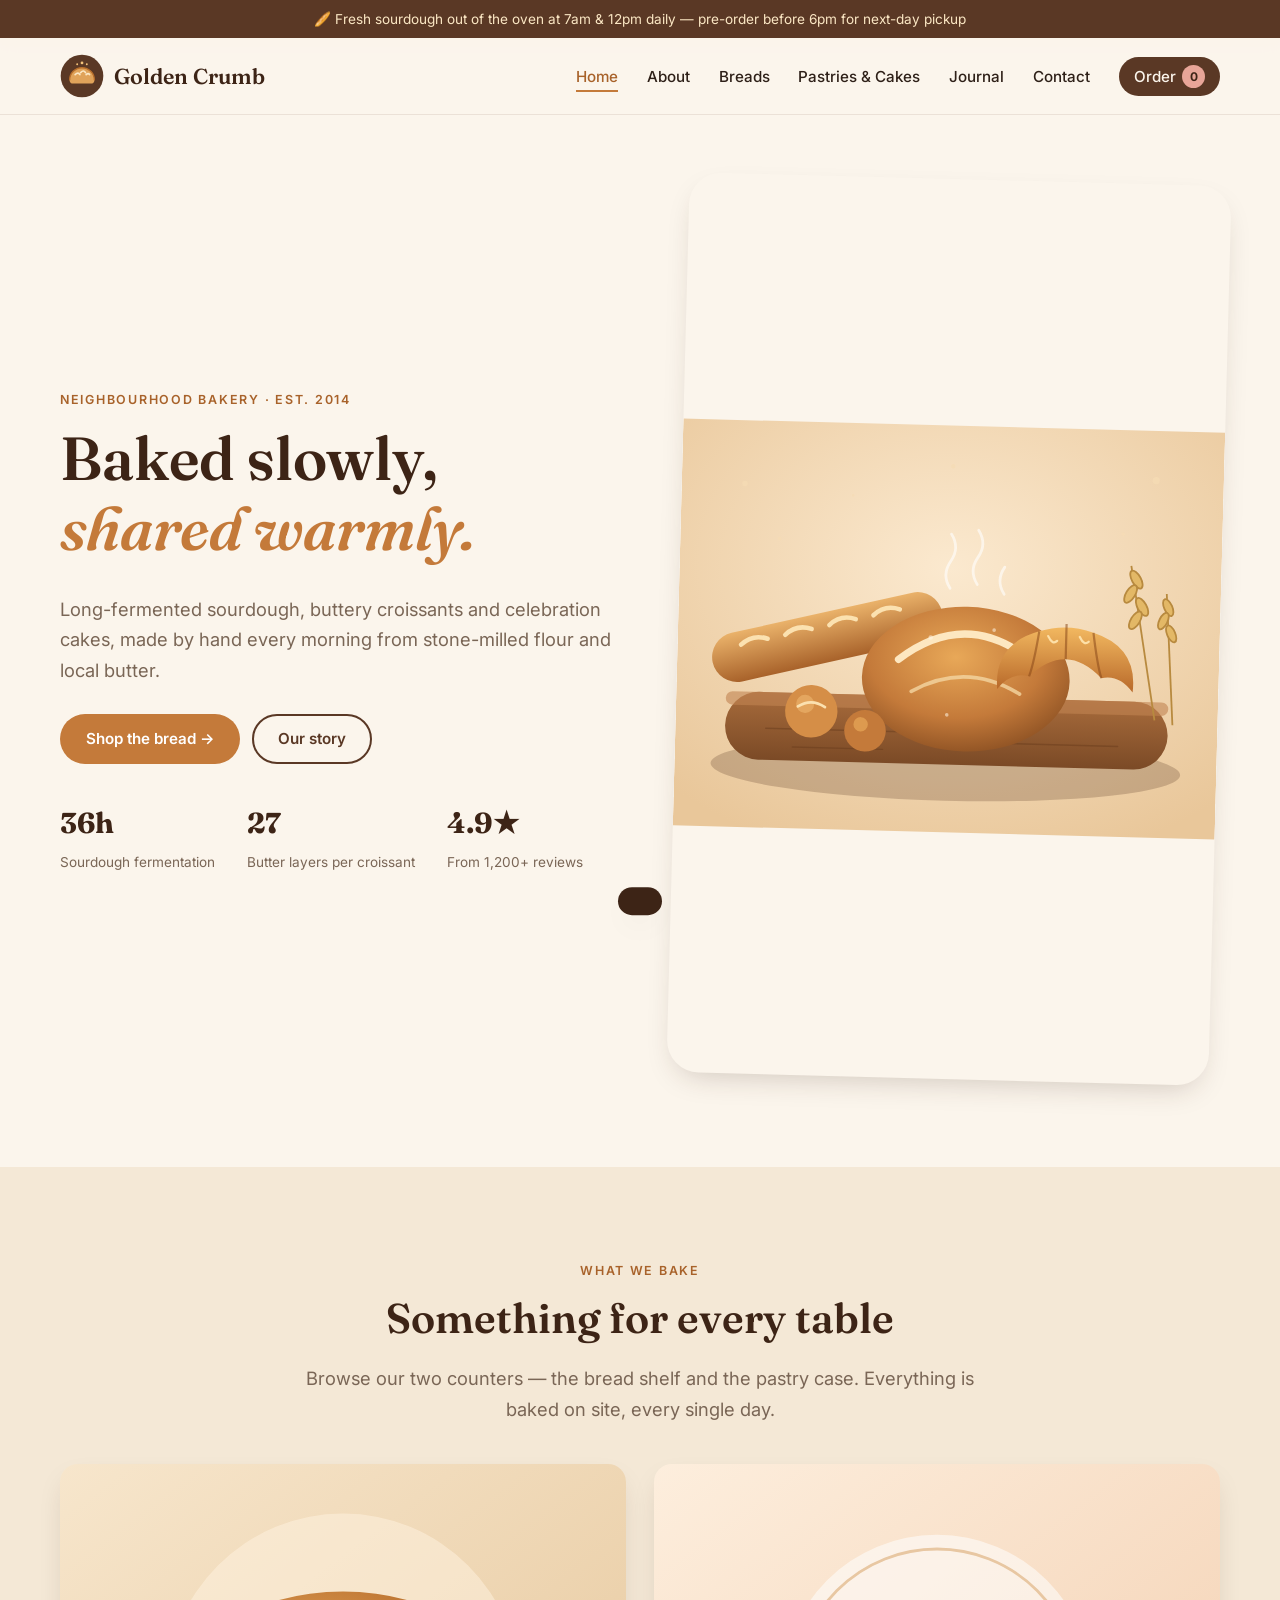
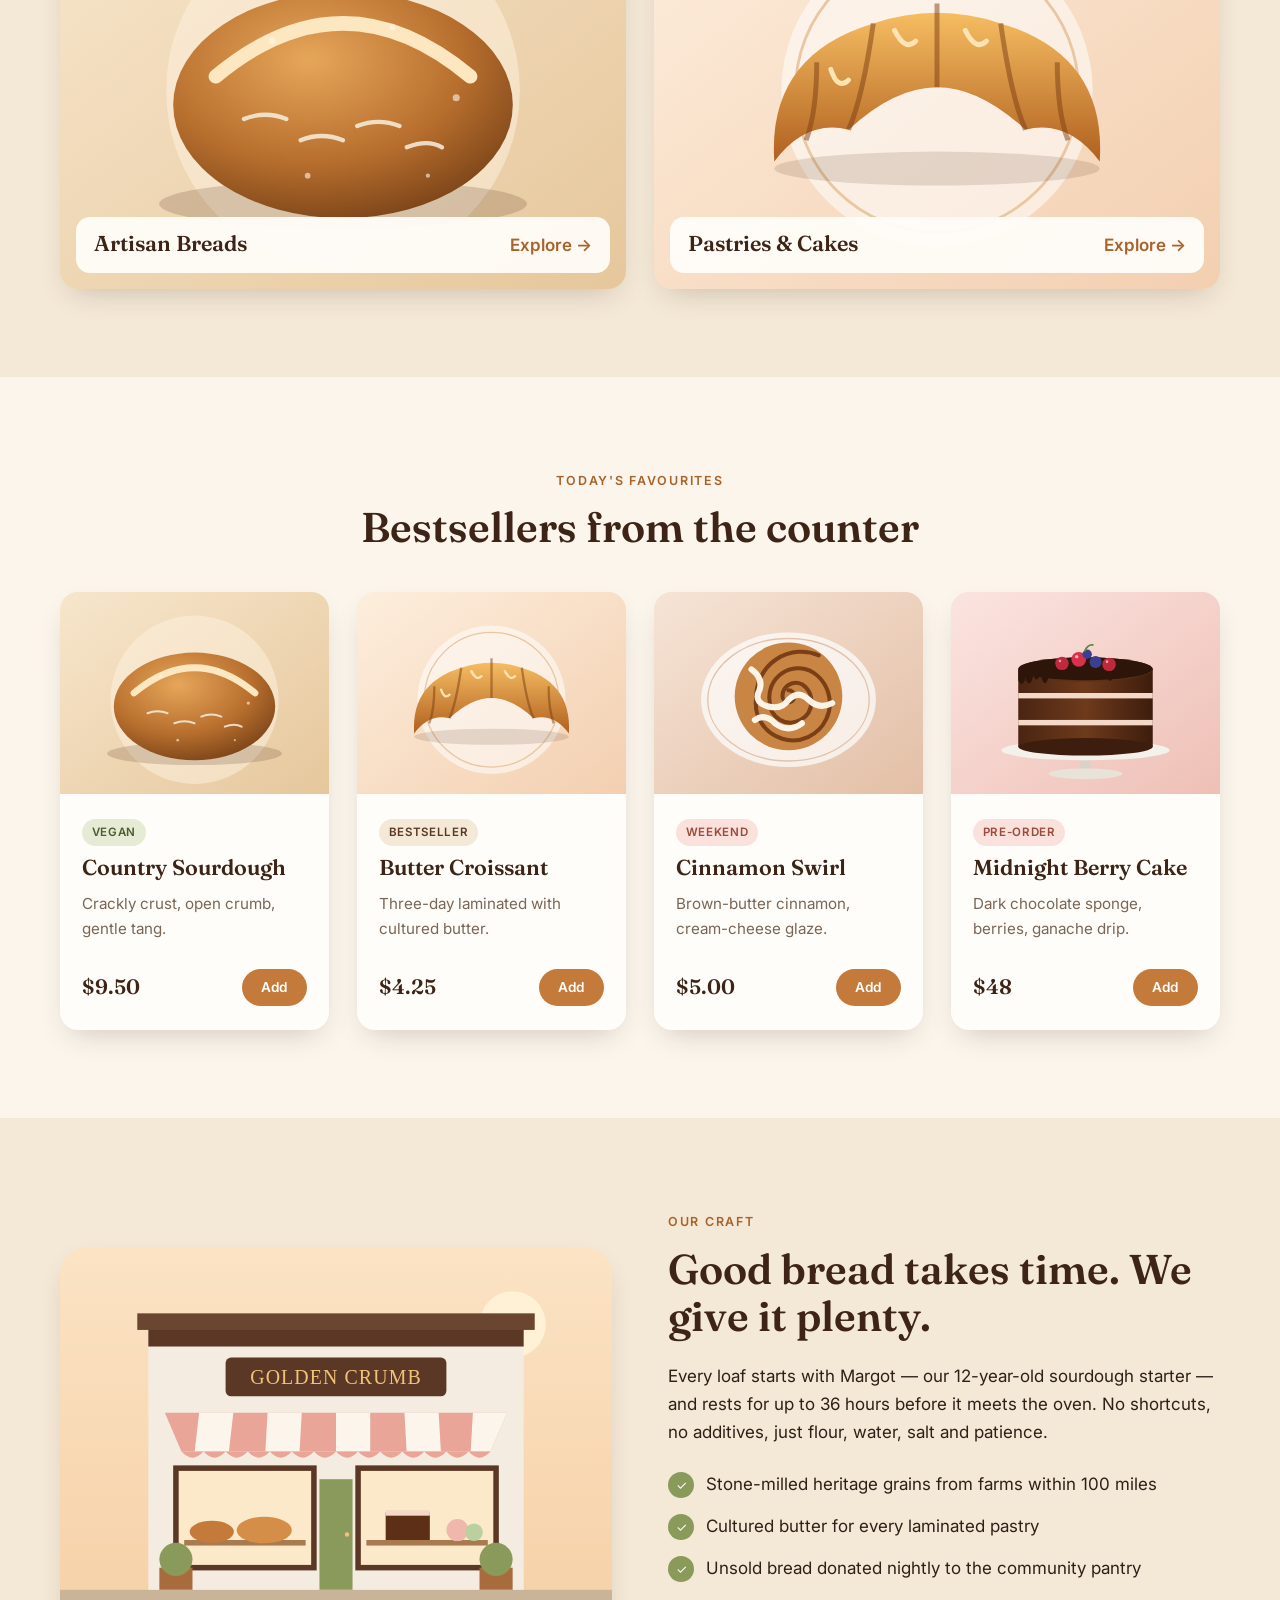
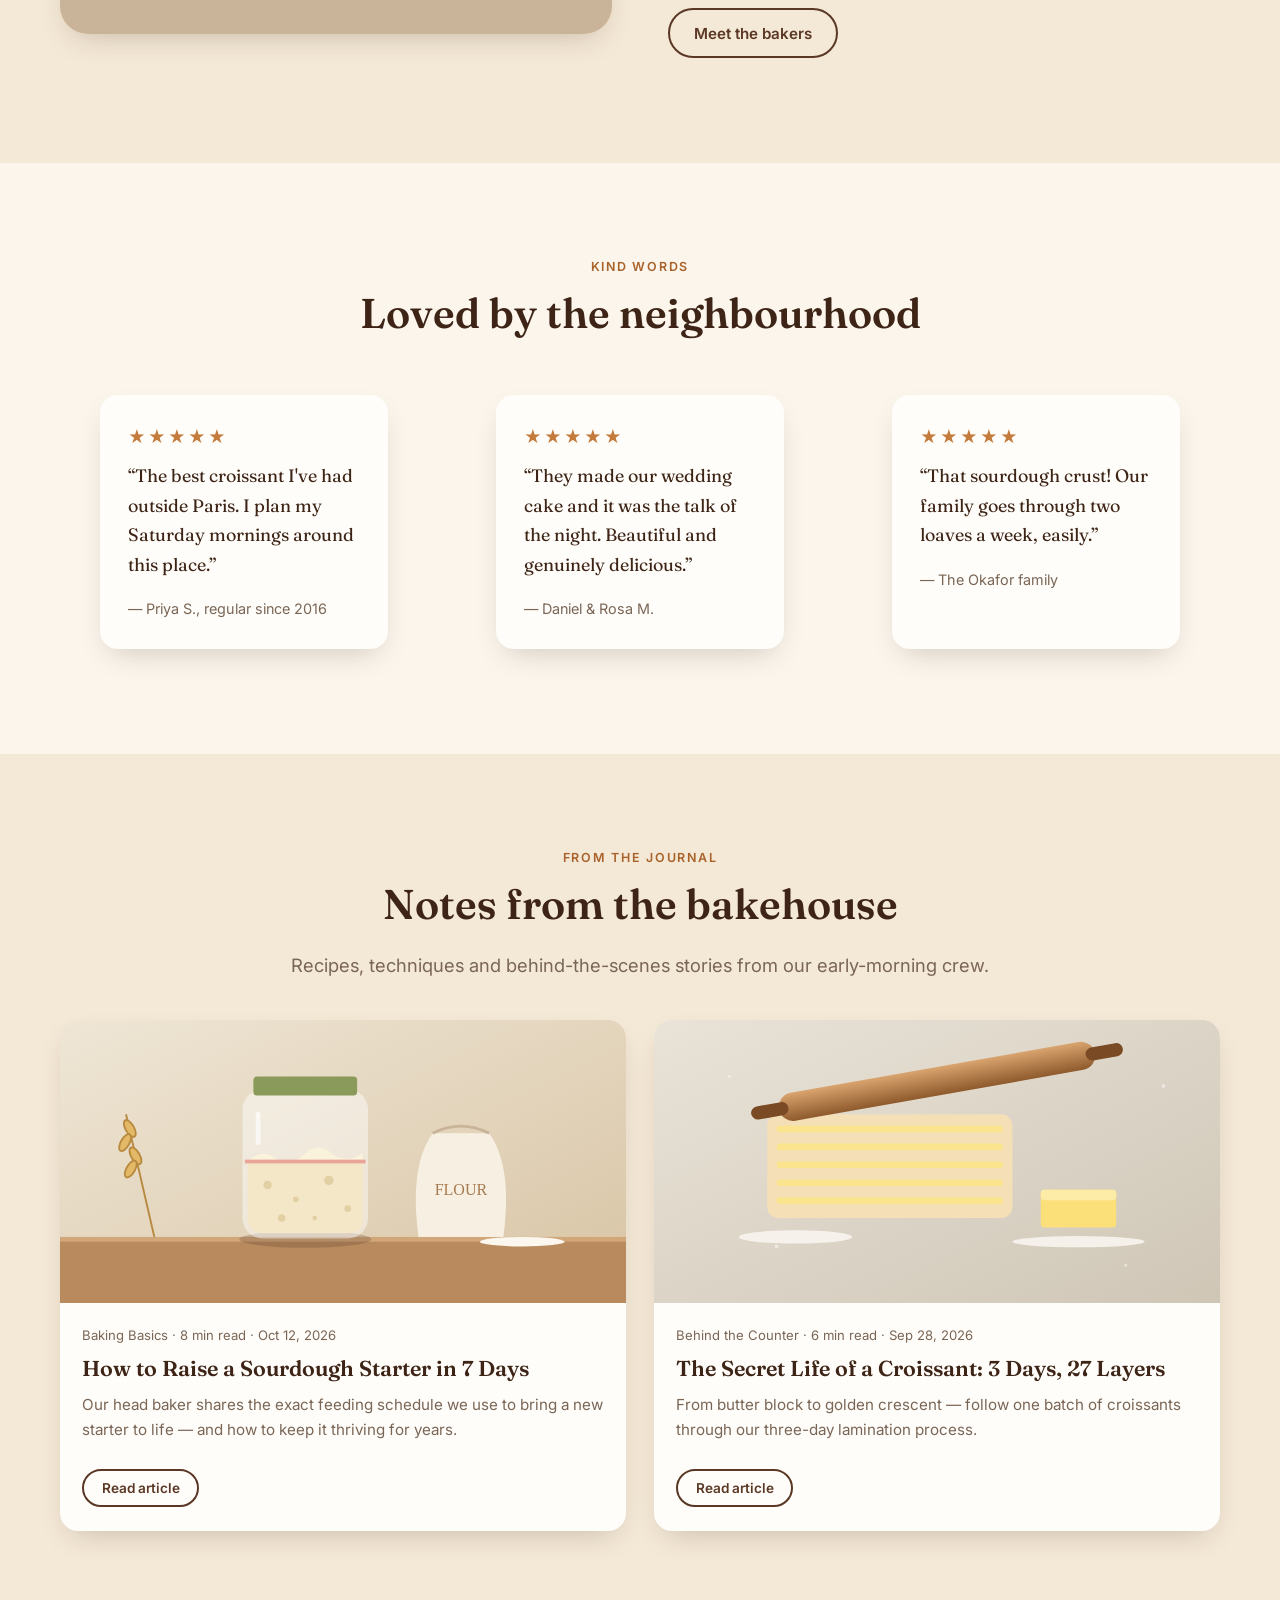
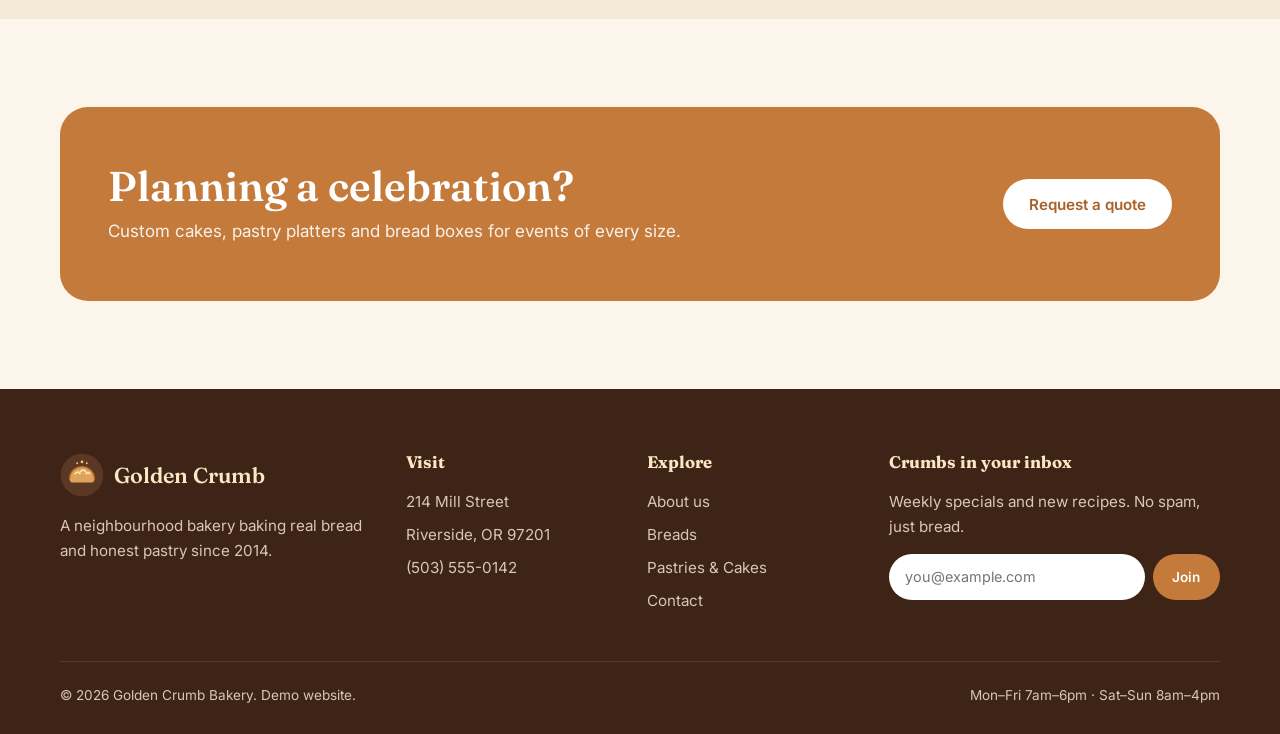
<file: index.html>
<!DOCTYPE html>
<html lang="en">
<head>
  <meta charset="UTF-8">
  <meta name="viewport" content="width=device-width, initial-scale=1.0">
  <title>Golden Crumb Bakery — Fresh-baked daily</title>
  <meta name="description" content="Golden Crumb is a neighbourhood bakery baking slow-fermented sourdough, flaky croissants and celebration cakes every morning.">
  <link rel="icon" href="images/logo.svg" type="image/svg+xml">
  <link rel="preconnect" href="https://fonts.googleapis.com">
  <link rel="preconnect" href="https://fonts.gstatic.com" crossorigin>
  <link href="https://fonts.googleapis.com/css2?family=Fraunces:ital,opsz,wght@0,9..144,500;0,9..144,600;1,9..144,500&family=Inter:wght@400;500;600;700&display=swap" rel="stylesheet">
  <link rel="stylesheet" href="css/style.css">
</head>
<body>
  <div class="announce">🥖 Fresh sourdough out of the oven at 7am &amp; 12pm daily — pre-order before 6pm for next-day pickup</div>
  <header class="site-header">
    <nav class="container nav" aria-label="Main">
      <a class="brand" href="index.html"><img src="images/logo.svg" alt=""><span>Golden Crumb</span></a>
      <button class="nav-toggle" aria-label="Toggle menu" aria-expanded="false"><span></span><span></span><span></span></button>
      <ul class="nav-links">
        <li><a href="index.html" aria-current="page">Home</a></li>
        <li><a href="about.html">About</a></li>
        <li><a href="products-breads.html">Breads</a></li>
        <li><a href="products-pastries.html">Pastries &amp; Cakes</a></li>
        <li><a href="index.html#journal">Journal</a></li>
        <li><a href="contact.html">Contact</a></li>
        <li><a class="cart-pill" href="contact.html#order">Order <span class="cart-count">0</span></a></li>
      </ul>
    </nav>
  </header>

  <main>
    <!-- Hero -->
    <section class="hero">
      <div class="container hero-grid">
        <div>
          <span class="eyebrow">Neighbourhood bakery · Est. 2014</span>
          <h1>Baked slowly, <em>shared warmly.</em></h1>
          <p class="lead">Long-fermented sourdough, buttery croissants and celebration cakes, made by hand every morning from stone-milled flour and local butter.</p>
          <div class="hero-actions">
            <a class="btn btn--primary" href="products-breads.html">Shop the bread →</a>
            <a class="btn btn--ghost" href="about.html">Our story</a>
          </div>
          <div class="hero-stats">
            <div><strong>36h</strong><span>Sourdough fermentation</span></div>
            <div><strong>27</strong><span>Butter layers per croissant</span></div>
            <div><strong>4.9★</strong><span>From 1,200+ reviews</span></div>
          </div>
        </div>
        <div class="hero-art"><img src="images/hero.svg" alt="Sourdough, baguette and croissant on a wooden board" width="1200" height="900"></div>
      </div>
    </section>

    <!-- Categories -->
    <section class="section section--alt">
      <div class="container">
        <div class="center reveal">
          <span class="eyebrow">What we bake</span>
          <h2>Something for every table</h2>
          <p class="lead">Browse our two counters — the bread shelf and the pastry case. Everything is baked on site, every single day.</p>
        </div>
        <div class="grid grid-2" style="margin-top:40px">
          <a class="tile reveal" href="products-breads.html">
            <img src="images/sourdough.svg" alt="Country sourdough loaf">
            <div class="tile-label"><h3>Artisan Breads</h3><span>Explore →</span></div>
          </a>
          <a class="tile reveal" href="products-pastries.html">
            <img src="images/croissant.svg" alt="Butter croissant">
            <div class="tile-label"><h3>Pastries &amp; Cakes</h3><span>Explore →</span></div>
          </a>
        </div>
      </div>
    </section>

    <!-- Bestsellers -->
    <section class="section">
      <div class="container">
        <div class="center reveal">
          <span class="eyebrow">Today's favourites</span>
          <h2>Bestsellers from the counter</h2>
        </div>
        <div class="grid grid-4" style="margin-top:40px">
          <article class="card reveal">
            <div class="card-media"><img src="images/sourdough.svg" alt="Country sourdough"></div>
            <div class="card-body">
              <div><span class="tag tag--sage">Vegan</span></div>
              <h3>Country Sourdough</h3>
              <p>Crackly crust, open crumb, gentle tang.</p>
              <div class="card-meta"><span class="price">$9.50</span><button class="btn btn--primary btn--small" data-add="Country Sourdough">Add</button></div>
            </div>
          </article>
          <article class="card reveal">
            <div class="card-media"><img src="images/croissant.svg" alt="Butter croissant"></div>
            <div class="card-body">
              <div><span class="tag">Bestseller</span></div>
              <h3>Butter Croissant</h3>
              <p>Three-day laminated with cultured butter.</p>
              <div class="card-meta"><span class="price">$4.25</span><button class="btn btn--primary btn--small" data-add="Butter Croissant">Add</button></div>
            </div>
          </article>
          <article class="card reveal">
            <div class="card-media"><img src="images/cinnamon-roll.svg" alt="Cinnamon roll"></div>
            <div class="card-body">
              <div><span class="tag tag--rose">Weekend</span></div>
              <h3>Cinnamon Swirl</h3>
              <p>Brown-butter cinnamon, cream-cheese glaze.</p>
              <div class="card-meta"><span class="price">$5.00</span><button class="btn btn--primary btn--small" data-add="Cinnamon Swirl">Add</button></div>
            </div>
          </article>
          <article class="card reveal">
            <div class="card-media"><img src="images/layer-cake.svg" alt="Chocolate layer cake"></div>
            <div class="card-body">
              <div><span class="tag tag--rose">Pre-order</span></div>
              <h3>Midnight Berry Cake</h3>
              <p>Dark chocolate sponge, berries, ganache drip.</p>
              <div class="card-meta"><span class="price">$48</span><button class="btn btn--primary btn--small" data-add="Midnight Berry Cake">Add</button></div>
            </div>
          </article>
        </div>
      </div>
    </section>

    <!-- Story split -->
    <section class="section section--alt">
      <div class="container split">
        <img class="reveal" src="images/storefront.svg" alt="The Golden Crumb storefront with pink striped awning">
        <div class="reveal">
          <span class="eyebrow">Our craft</span>
          <h2>Good bread takes time. We give it plenty.</h2>
          <p>Every loaf starts with Margot — our 12-year-old sourdough starter — and rests for up to 36 hours before it meets the oven. No shortcuts, no additives, just flour, water, salt and patience.</p>
          <ul class="features">
            <li>Stone-milled heritage grains from farms within 100 miles</li>
            <li>Cultured butter for every laminated pastry</li>
            <li>Unsold bread donated nightly to the community pantry</li>
          </ul>
          <p style="margin-top:1.6rem"><a class="btn btn--ghost" href="about.html">Meet the bakers</a></p>
        </div>
      </div>
    </section>

    <!-- Testimonials -->
    <section class="section">
      <div class="container">
        <div class="center reveal"><span class="eyebrow">Kind words</span><h2>Loved by the neighbourhood</h2></div>
        <div class="grid grid-3" style="margin-top:40px">
          <blockquote class="quote reveal">
            <div class="stars">★★★★★</div>
            <p>“The best croissant I've had outside Paris. I plan my Saturday mornings around this place.”</p>
            <footer>— Priya S., regular since 2016</footer>
          </blockquote>
          <blockquote class="quote reveal">
            <div class="stars">★★★★★</div>
            <p>“They made our wedding cake and it was the talk of the night. Beautiful and genuinely delicious.”</p>
            <footer>— Daniel &amp; Rosa M.</footer>
          </blockquote>
          <blockquote class="quote reveal">
            <div class="stars">★★★★★</div>
            <p>“That sourdough crust! Our family goes through two loaves a week, easily.”</p>
            <footer>— The Okafor family</footer>
          </blockquote>
        </div>
      </div>
    </section>

    <!-- Journal -->
    <section class="section section--alt" id="journal">
      <div class="container">
        <div class="center reveal">
          <span class="eyebrow">From the journal</span>
          <h2>Notes from the bakehouse</h2>
          <p class="lead">Recipes, techniques and behind-the-scenes stories from our early-morning crew.</p>
        </div>
        <div class="grid grid-2" style="margin-top:40px">
          <article class="card post-card reveal">
            <div class="card-media"><img src="images/blog-starter.svg" alt="Sourdough starter in a jar"></div>
            <div class="card-body">
              <div class="post-meta">Baking Basics · 8 min read · Oct 12, 2026</div>
              <h3><a href="blog-sourdough-starter.html">How to Raise a Sourdough Starter in 7 Days</a></h3>
              <p>Our head baker shares the exact feeding schedule we use to bring a new starter to life — and how to keep it thriving for years.</p>
              <div class="card-meta"><a class="btn btn--ghost btn--small" href="blog-sourdough-starter.html">Read article</a></div>
            </div>
          </article>
          <article class="card post-card reveal">
            <div class="card-media"><img src="images/blog-lamination.svg" alt="Laminated dough and rolling pin"></div>
            <div class="card-body">
              <div class="post-meta">Behind the Counter · 6 min read · Sep 28, 2026</div>
              <h3><a href="blog-croissant-lamination.html">The Secret Life of a Croissant: 3 Days, 27 Layers</a></h3>
              <p>From butter block to golden crescent — follow one batch of croissants through our three-day lamination process.</p>
              <div class="card-meta"><a class="btn btn--ghost btn--small" href="blog-croissant-lamination.html">Read article</a></div>
            </div>
          </article>
        </div>
      </div>
    </section>

    <!-- CTA -->
    <section class="section">
      <div class="container">
        <div class="cta-band reveal">
          <div>
            <h2>Planning a celebration?</h2>
            <p>Custom cakes, pastry platters and bread boxes for events of every size.</p>
          </div>
          <a class="btn" href="contact.html#order">Request a quote</a>
        </div>
      </div>
    </section>
  </main>

  <footer class="site-footer">
    <div class="container">
      <div class="footer-grid">
        <div>
          <a class="brand" href="index.html"><img src="images/logo.svg" alt=""><span>Golden Crumb</span></a>
          <p style="margin-top:1rem">A neighbourhood bakery baking real bread and honest pastry since 2014.</p>
        </div>
        <div>
          <h4>Visit</h4>
          <ul><li>214 Mill Street</li><li>Riverside, OR 97201</li><li><a href="tel:+15035550142">(503) 555-0142</a></li></ul>
        </div>
        <div>
          <h4>Explore</h4>
          <ul>
            <li><a href="about.html">About us</a></li>
            <li><a href="products-breads.html">Breads</a></li>
            <li><a href="products-pastries.html">Pastries &amp; Cakes</a></li>
            <li><a href="contact.html">Contact</a></li>
          </ul>
        </div>
        <div>
          <h4>Crumbs in your inbox</h4>
          <p>Weekly specials and new recipes. No spam, just bread.</p>
          <form class="newsletter" data-demo="Thanks! You're on the list.">
            <input type="email" placeholder="you@example.com" aria-label="Email address" required>
            <button class="btn btn--primary btn--small" type="submit">Join</button>
          </form>
        </div>
      </div>
      <div class="footer-bottom">
        <span>© <span data-year>2026</span> Golden Crumb Bakery. Demo website.</span>
        <span>Mon–Fri 7am–6pm · Sat–Sun 8am–4pm</span>
      </div>
    </div>
  </footer>
  <script src="js/main.js"></script>
</body>
</html>
</file>
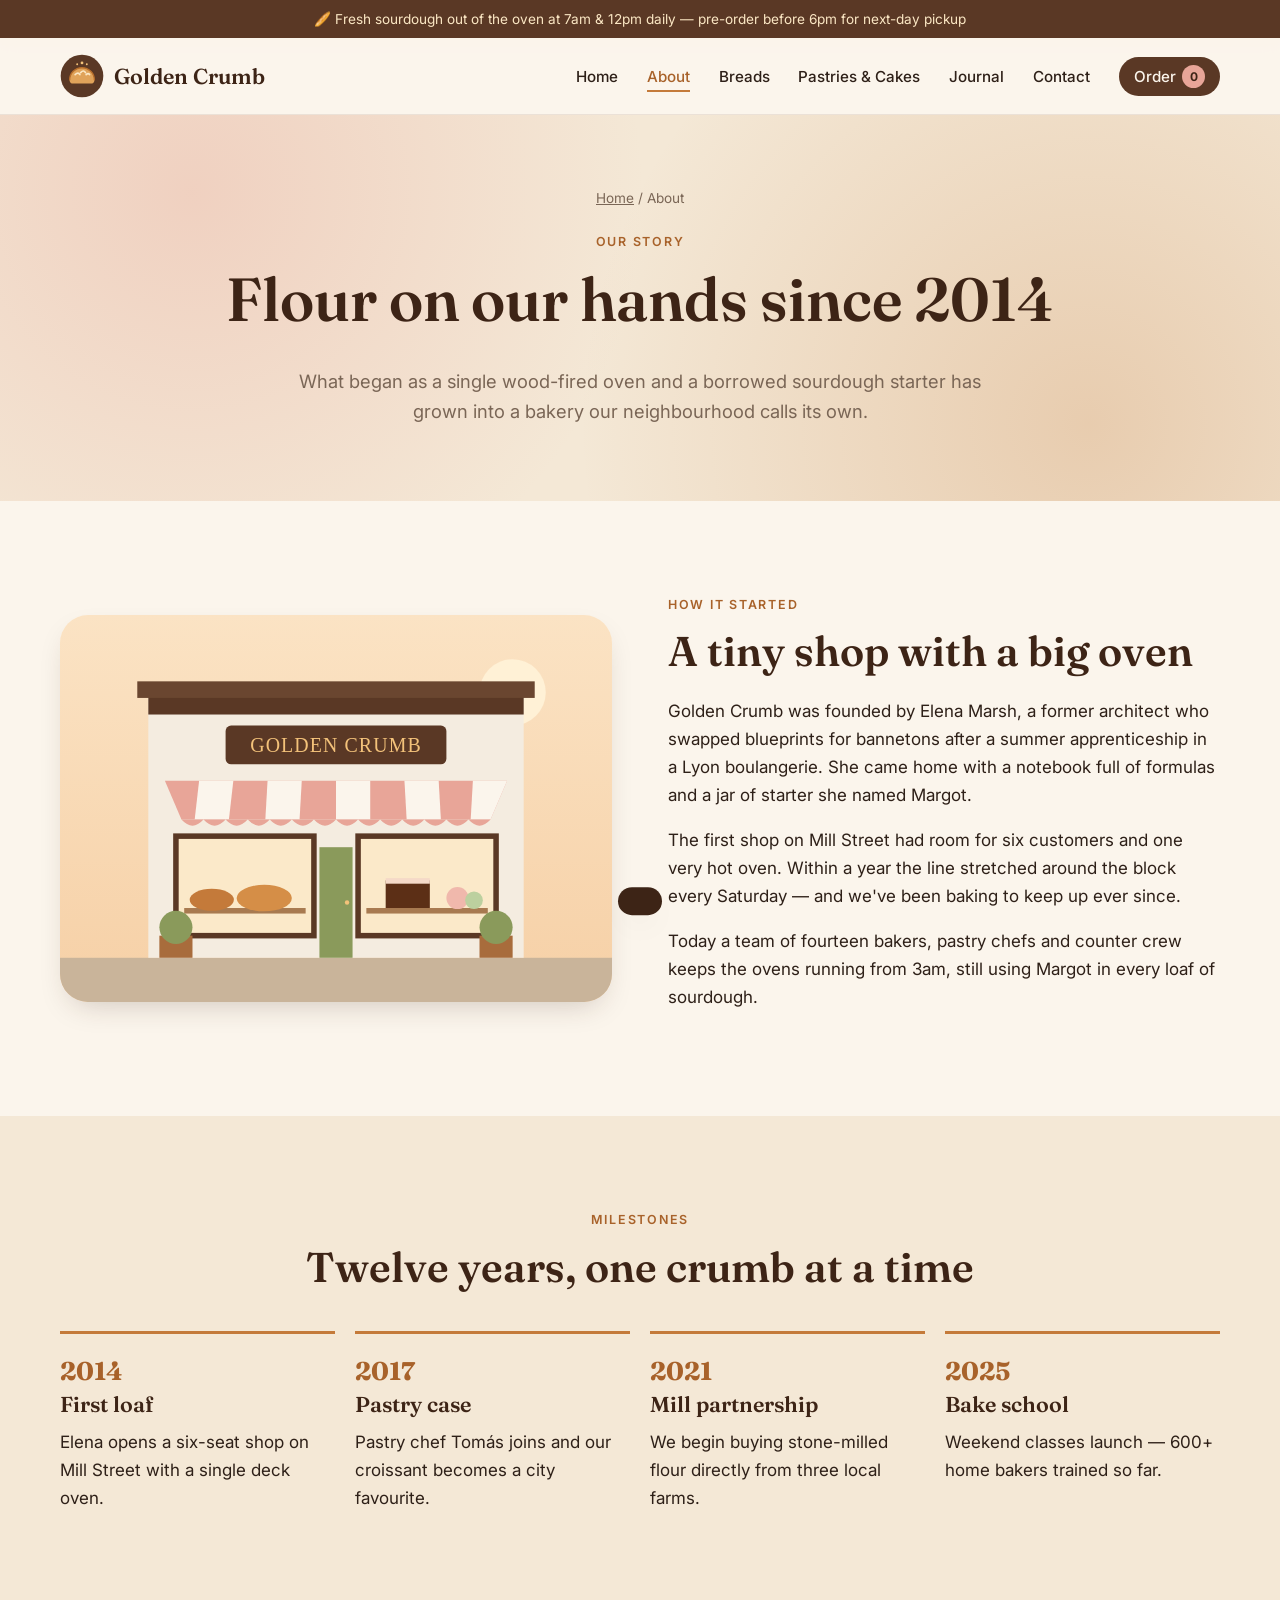
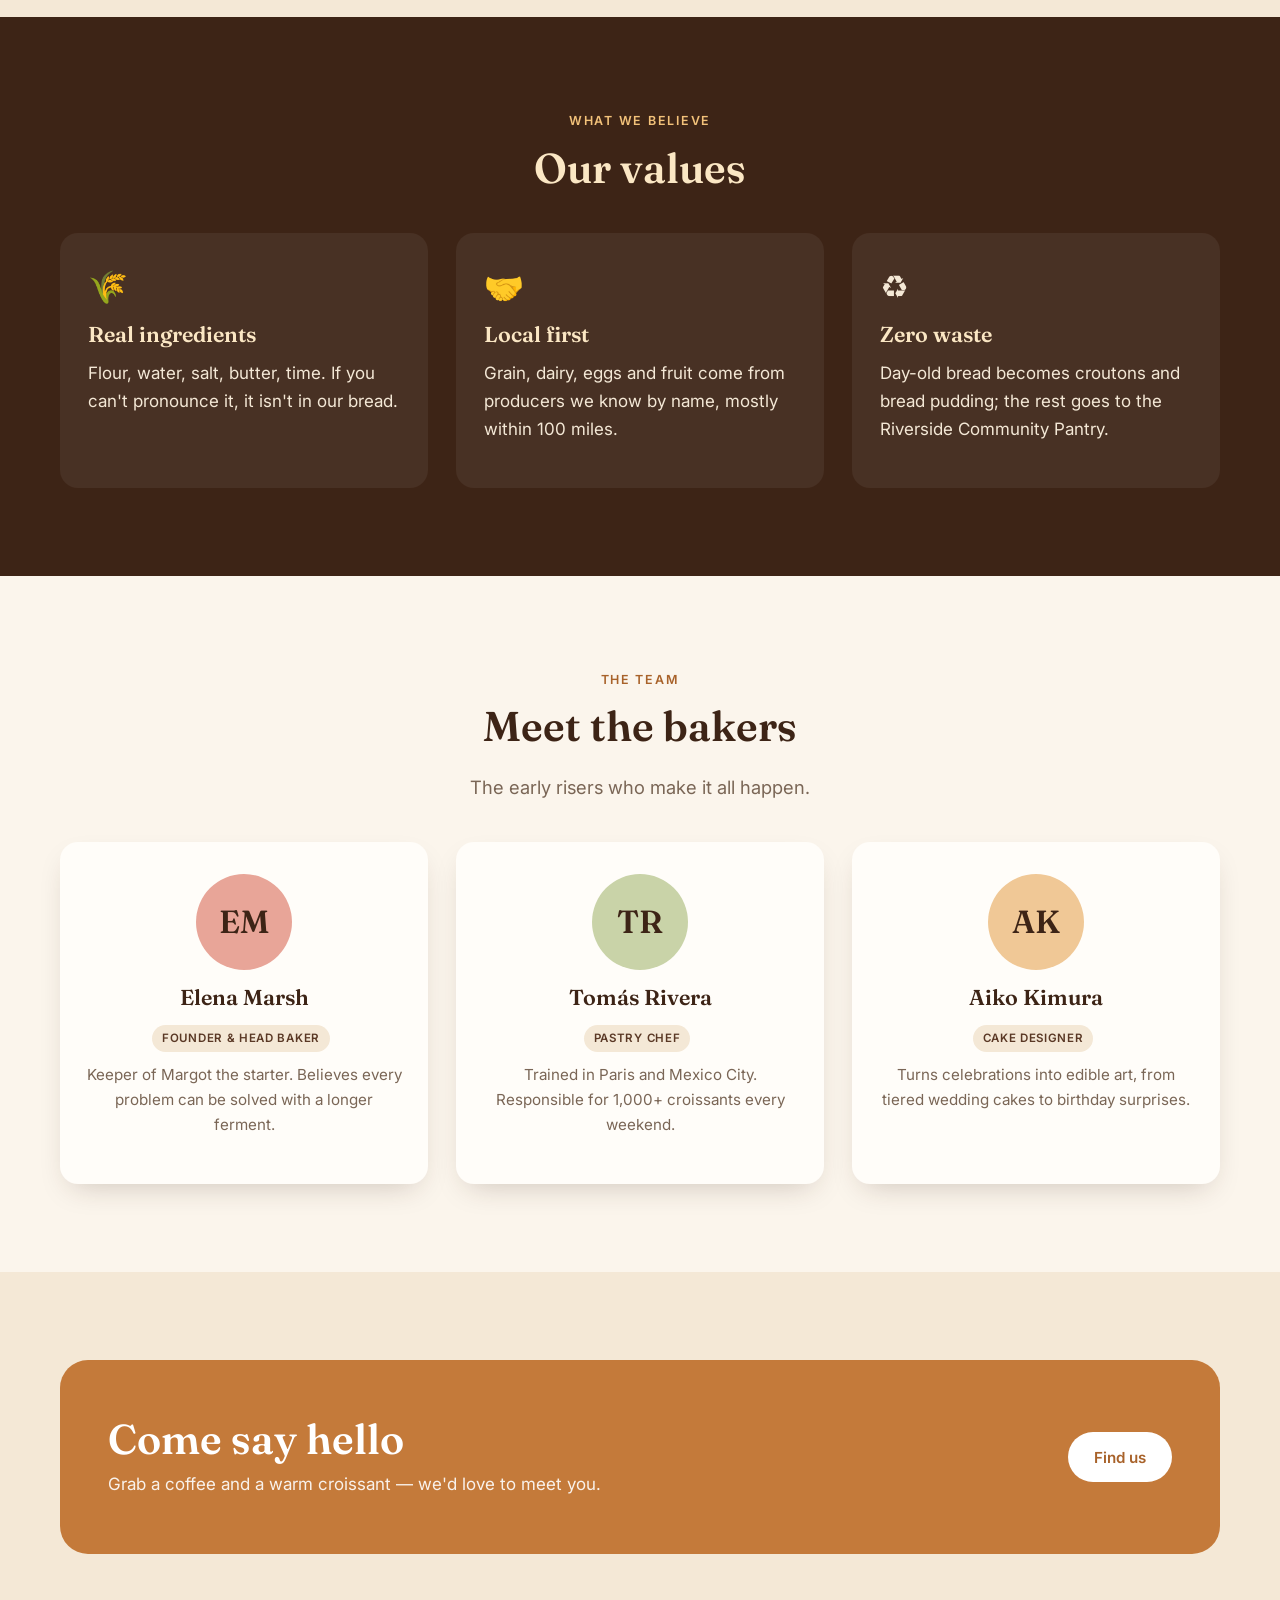
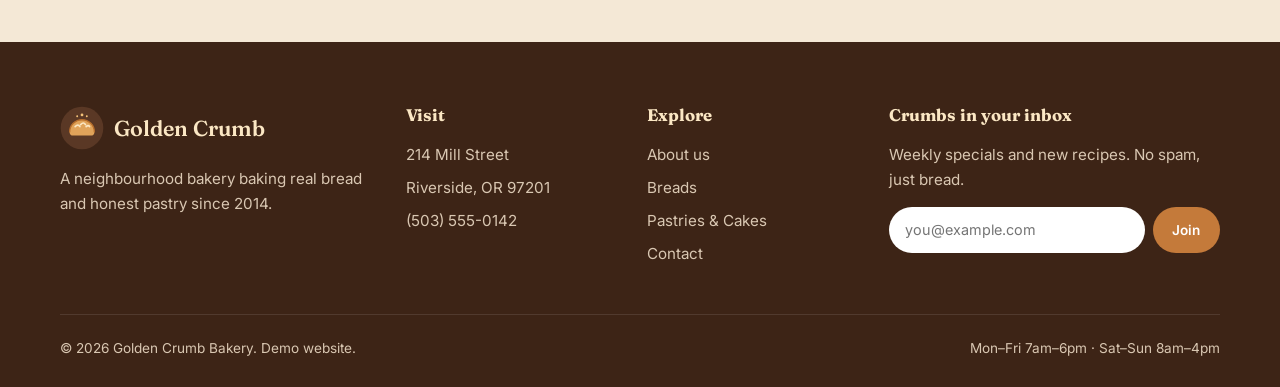
<file: about.html>
<!DOCTYPE html>
<html lang="en">
<head>
  <meta charset="UTF-8">
  <meta name="viewport" content="width=device-width, initial-scale=1.0">
  <title>About Us — Golden Crumb Bakery</title>
  <meta name="description" content="The story, values and bakers behind Golden Crumb Bakery.">
  <link rel="icon" href="images/logo.svg" type="image/svg+xml">
  <link rel="preconnect" href="https://fonts.googleapis.com">
  <link rel="preconnect" href="https://fonts.gstatic.com" crossorigin>
  <link href="https://fonts.googleapis.com/css2?family=Fraunces:ital,opsz,wght@0,9..144,500;0,9..144,600;1,9..144,500&family=Inter:wght@400;500;600;700&display=swap" rel="stylesheet">
  <link rel="stylesheet" href="css/style.css">
</head>
<body>
  <div class="announce">🥖 Fresh sourdough out of the oven at 7am &amp; 12pm daily — pre-order before 6pm for next-day pickup</div>
  <header class="site-header">
    <nav class="container nav" aria-label="Main">
      <a class="brand" href="index.html"><img src="images/logo.svg" alt=""><span>Golden Crumb</span></a>
      <button class="nav-toggle" aria-label="Toggle menu" aria-expanded="false"><span></span><span></span><span></span></button>
      <ul class="nav-links">
        <li><a href="index.html">Home</a></li>
        <li><a href="about.html" aria-current="page">About</a></li>
        <li><a href="products-breads.html">Breads</a></li>
        <li><a href="products-pastries.html">Pastries &amp; Cakes</a></li>
        <li><a href="index.html#journal">Journal</a></li>
        <li><a href="contact.html">Contact</a></li>
        <li><a class="cart-pill" href="contact.html#order">Order <span class="cart-count">0</span></a></li>
      </ul>
    </nav>
  </header>

  <main>
    <section class="page-banner">
      <div class="container">
        <div class="breadcrumb"><a href="index.html">Home</a> / About</div>
        <span class="eyebrow">Our story</span>
        <h1>Flour on our hands since 2014</h1>
        <p class="lead">What began as a single wood-fired oven and a borrowed sourdough starter has grown into a bakery our neighbourhood calls its own.</p>
      </div>
    </section>

    <section class="section">
      <div class="container split">
        <img class="reveal" src="images/storefront.svg" alt="Golden Crumb Bakery storefront on Mill Street">
        <div class="reveal">
          <span class="eyebrow">How it started</span>
          <h2>A tiny shop with a big oven</h2>
          <p>Golden Crumb was founded by Elena Marsh, a former architect who swapped blueprints for bannetons after a summer apprenticeship in a Lyon boulangerie. She came home with a notebook full of formulas and a jar of starter she named Margot.</p>
          <p>The first shop on Mill Street had room for six customers and one very hot oven. Within a year the line stretched around the block every Saturday — and we've been baking to keep up ever since.</p>
          <p>Today a team of fourteen bakers, pastry chefs and counter crew keeps the ovens running from 3am, still using Margot in every loaf of sourdough.</p>
        </div>
      </div>
    </section>

    <section class="section section--alt">
      <div class="container">
        <div class="center reveal"><span class="eyebrow">Milestones</span><h2>Twelve years, one crumb at a time</h2></div>
        <div class="timeline-h reveal" style="margin-top:40px">
          <div><strong>2014</strong><h3>First loaf</h3><p>Elena opens a six-seat shop on Mill Street with a single deck oven.</p></div>
          <div><strong>2017</strong><h3>Pastry case</h3><p>Pastry chef Tomás joins and our croissant becomes a city favourite.</p></div>
          <div><strong>2021</strong><h3>Mill partnership</h3><p>We begin buying stone-milled flour directly from three local farms.</p></div>
          <div><strong>2025</strong><h3>Bake school</h3><p>Weekend classes launch — 600+ home bakers trained so far.</p></div>
        </div>
      </div>
    </section>

    <section class="section section--dark">
      <div class="container">
        <div class="center reveal"><span class="eyebrow" style="color:#f3c27a">What we believe</span><h2>Our values</h2></div>
        <div class="grid grid-3" style="margin-top:40px">
          <div class="value reveal"><div class="icon">🌾</div><h3>Real ingredients</h3><p>Flour, water, salt, butter, time. If you can't pronounce it, it isn't in our bread.</p></div>
          <div class="value reveal"><div class="icon">🤝</div><h3>Local first</h3><p>Grain, dairy, eggs and fruit come from producers we know by name, mostly within 100 miles.</p></div>
          <div class="value reveal"><div class="icon">♻️</div><h3>Zero waste</h3><p>Day-old bread becomes croutons and bread pudding; the rest goes to the Riverside Community Pantry.</p></div>
        </div>
      </div>
    </section>

    <section class="section">
      <div class="container">
        <div class="center reveal"><span class="eyebrow">The team</span><h2>Meet the bakers</h2><p class="lead">The early risers who make it all happen.</p></div>
        <div class="grid grid-3" style="margin-top:40px">
          <div class="team-card reveal"><div class="avatar">EM</div><h3>Elena Marsh</h3><span class="tag">Founder &amp; Head Baker</span><p>Keeper of Margot the starter. Believes every problem can be solved with a longer ferment.</p></div>
          <div class="team-card reveal"><div class="avatar avatar--sage">TR</div><h3>Tomás Rivera</h3><span class="tag">Pastry Chef</span><p>Trained in Paris and Mexico City. Responsible for 1,000+ croissants every weekend.</p></div>
          <div class="team-card reveal"><div class="avatar avatar--crust">AK</div><h3>Aiko Kimura</h3><span class="tag">Cake Designer</span><p>Turns celebrations into edible art, from tiered wedding cakes to birthday surprises.</p></div>
        </div>
      </div>
    </section>

    <section class="section section--alt">
      <div class="container">
        <div class="cta-band reveal">
          <div><h2>Come say hello</h2><p>Grab a coffee and a warm croissant — we'd love to meet you.</p></div>
          <a class="btn" href="contact.html">Find us</a>
        </div>
      </div>
    </section>
  </main>

  <footer class="site-footer">
    <div class="container">
      <div class="footer-grid">
        <div>
          <a class="brand" href="index.html"><img src="images/logo.svg" alt=""><span>Golden Crumb</span></a>
          <p style="margin-top:1rem">A neighbourhood bakery baking real bread and honest pastry since 2014.</p>
        </div>
        <div>
          <h4>Visit</h4>
          <ul><li>214 Mill Street</li><li>Riverside, OR 97201</li><li><a href="tel:+15035550142">(503) 555-0142</a></li></ul>
        </div>
        <div>
          <h4>Explore</h4>
          <ul>
            <li><a href="about.html">About us</a></li>
            <li><a href="products-breads.html">Breads</a></li>
            <li><a href="products-pastries.html">Pastries &amp; Cakes</a></li>
            <li><a href="contact.html">Contact</a></li>
          </ul>
        </div>
        <div>
          <h4>Crumbs in your inbox</h4>
          <p>Weekly specials and new recipes. No spam, just bread.</p>
          <form class="newsletter" data-demo="Thanks! You're on the list.">
            <input type="email" placeholder="you@example.com" aria-label="Email address" required>
            <button class="btn btn--primary btn--small" type="submit">Join</button>
          </form>
        </div>
      </div>
      <div class="footer-bottom">
        <span>© <span data-year>2026</span> Golden Crumb Bakery. Demo website.</span>
        <span>Mon–Fri 7am–6pm · Sat–Sun 8am–4pm</span>
      </div>
    </div>
  </footer>
  <script src="js/main.js"></script>
</body>
</html>
</file>
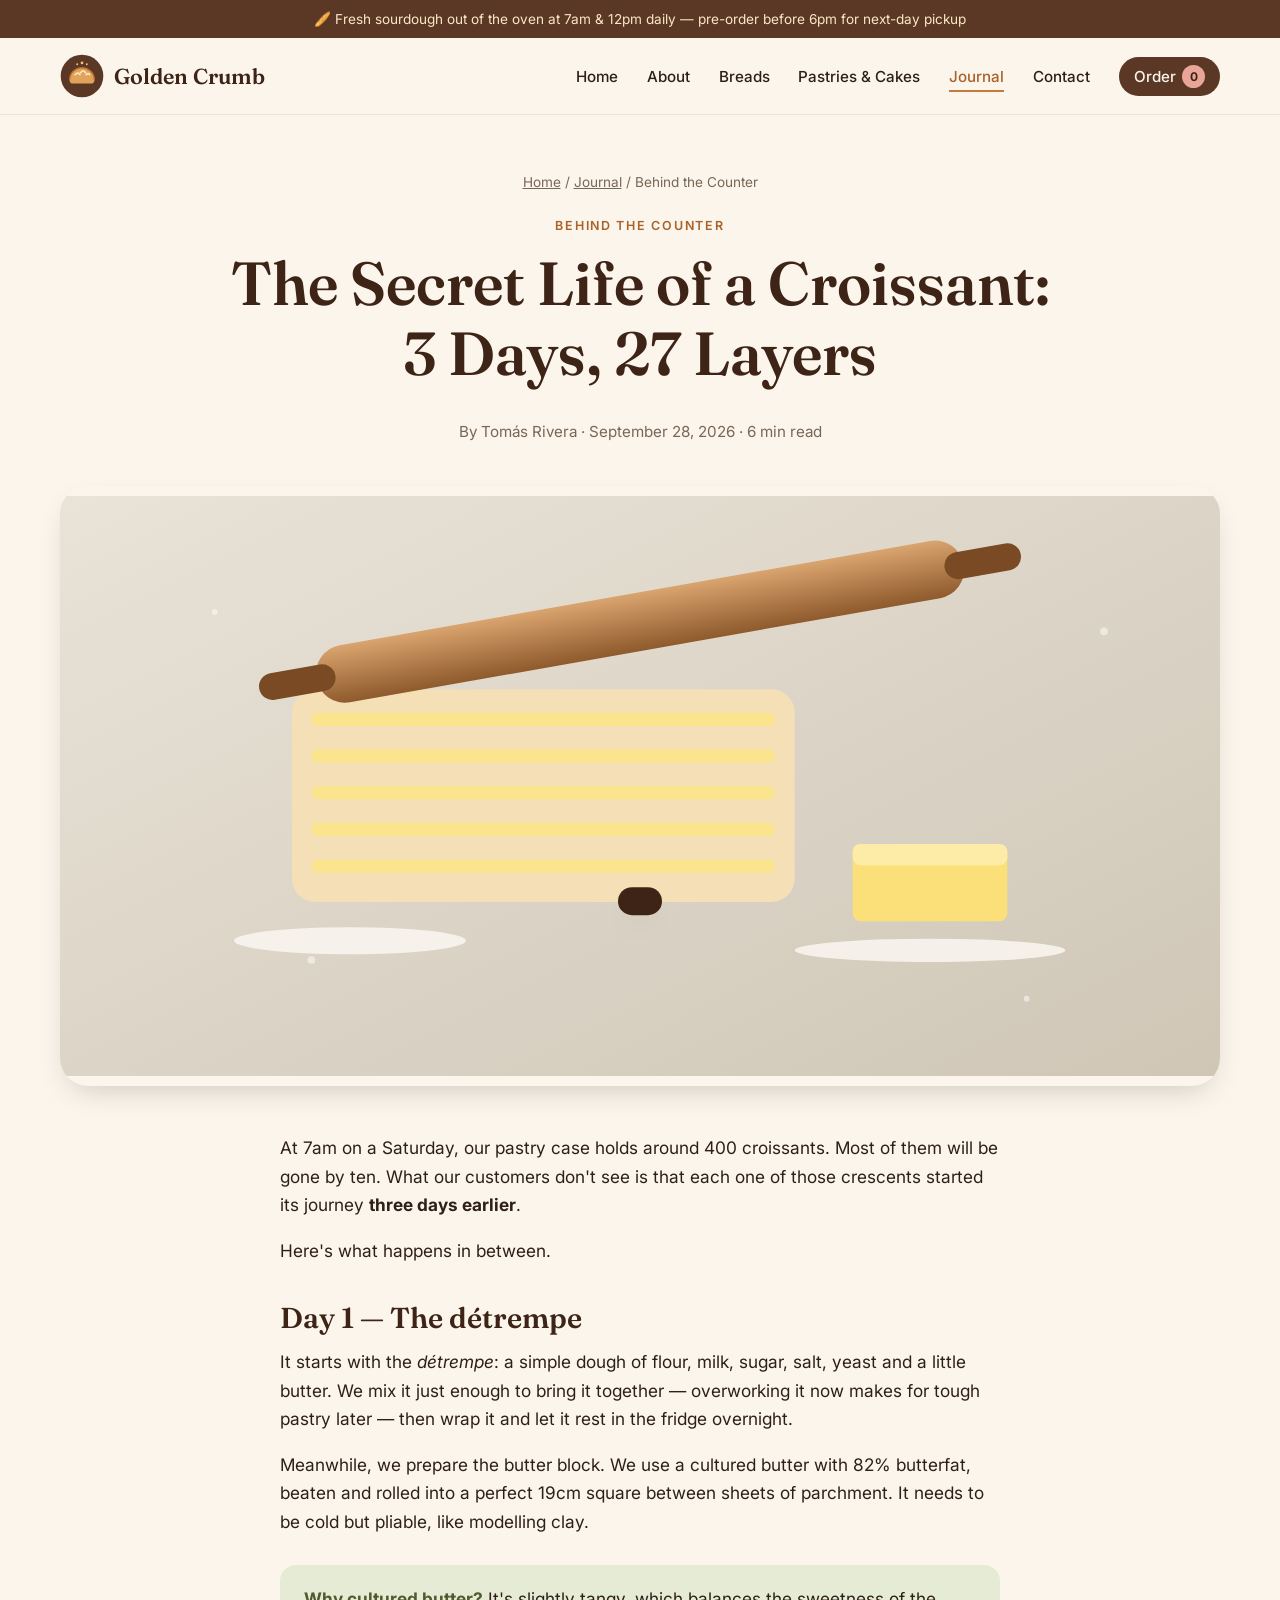
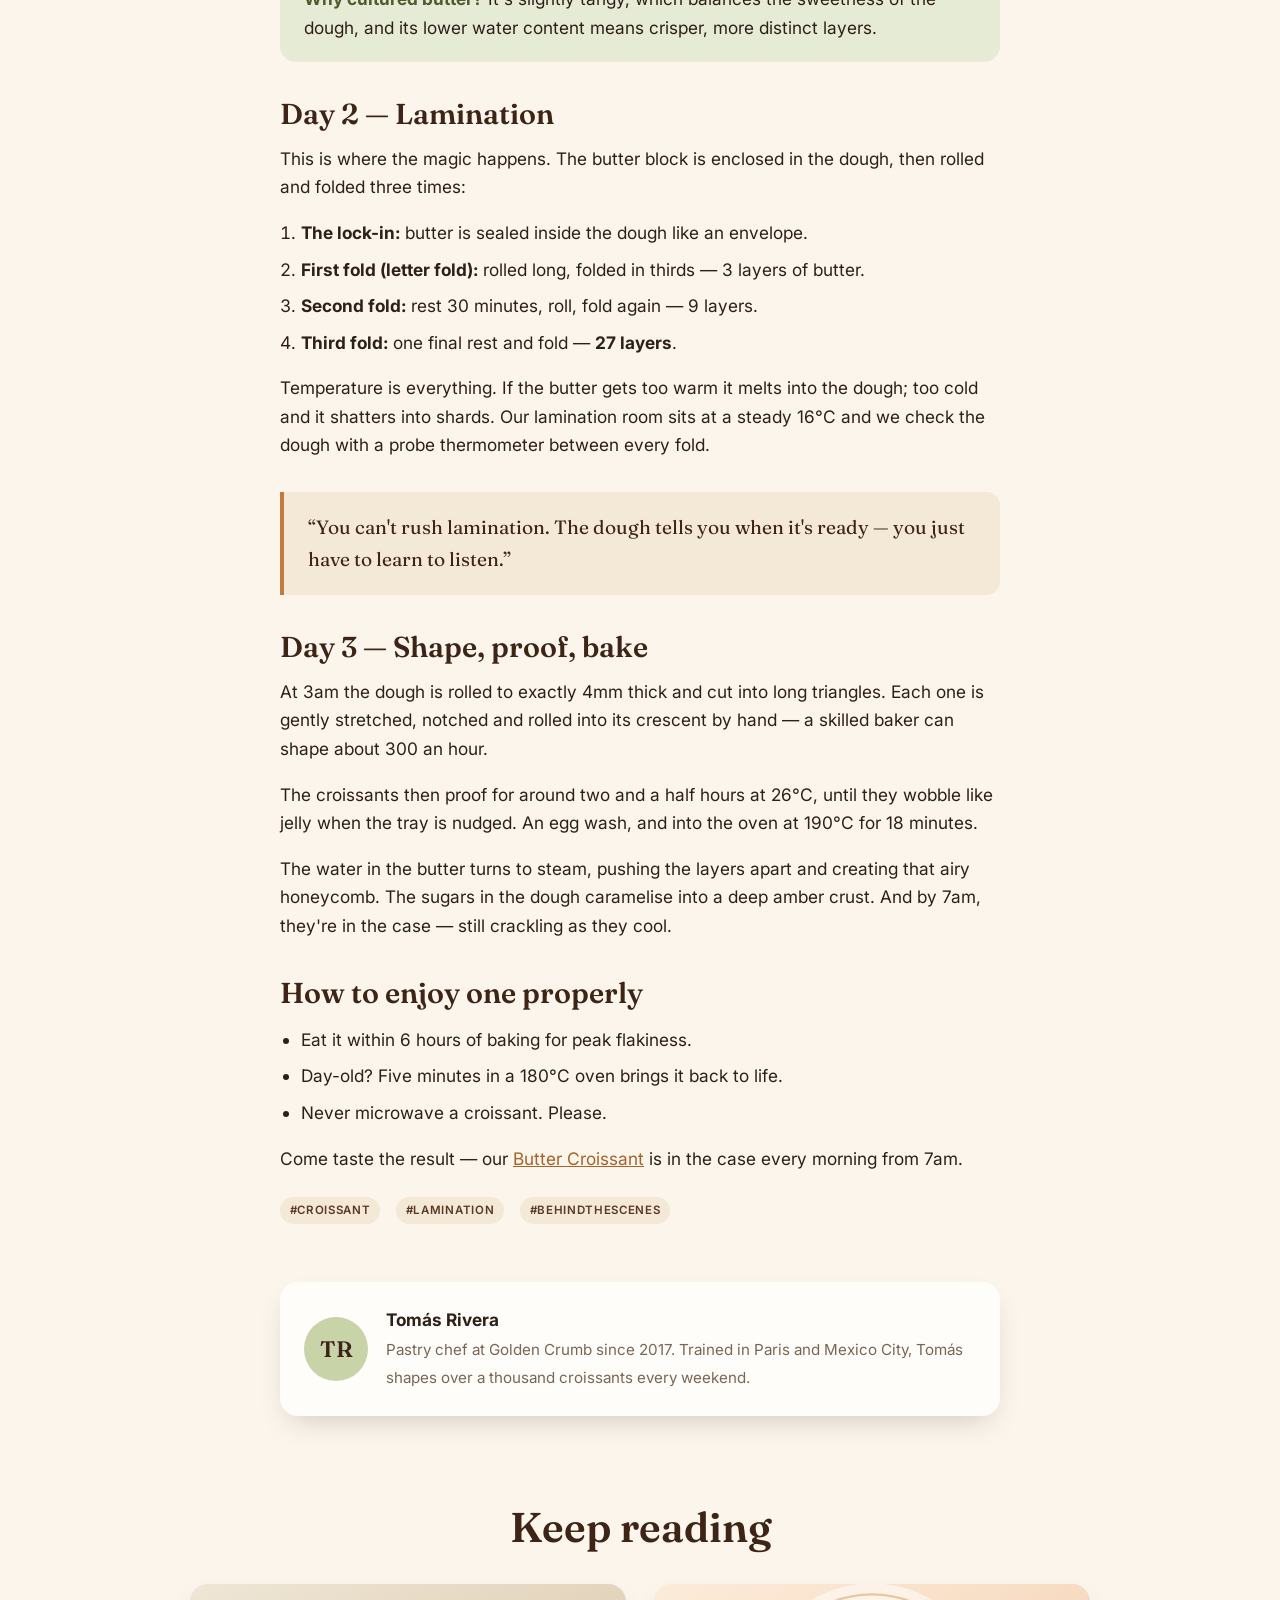
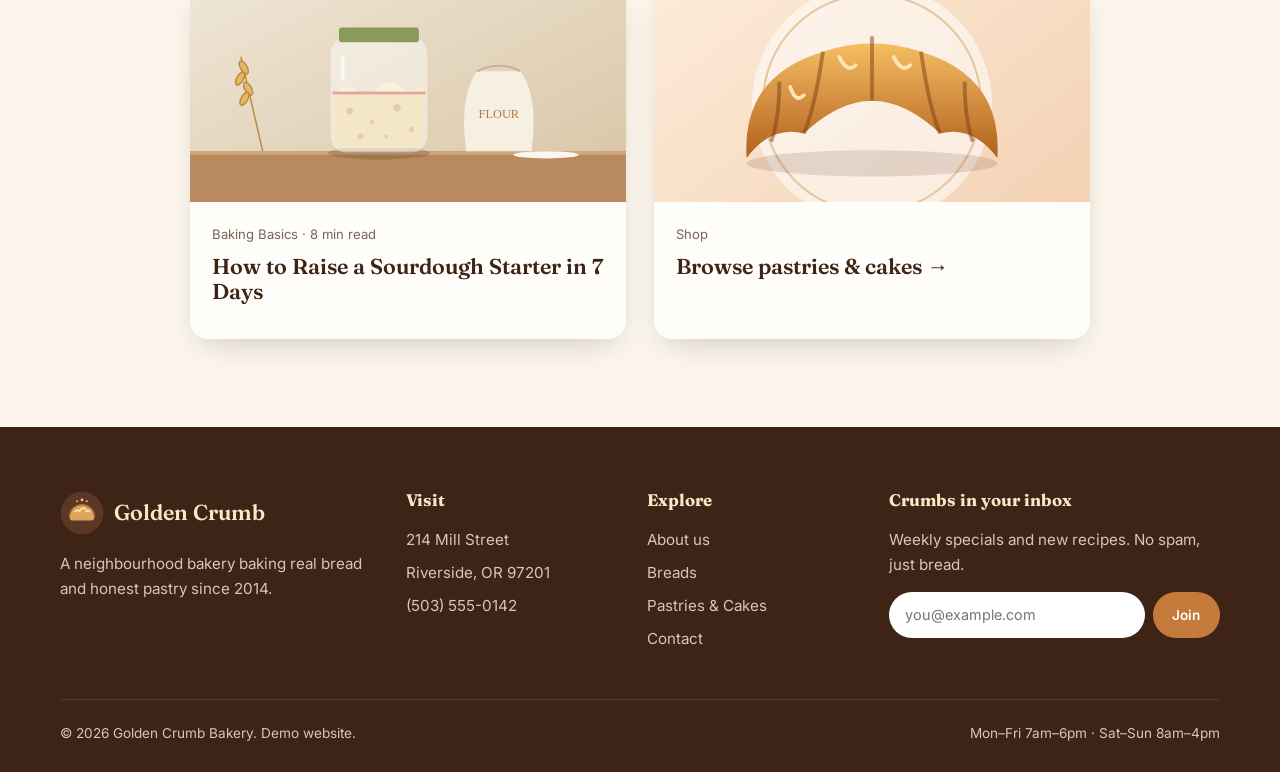
<file: blog-croissant-lamination.html>
<!DOCTYPE html>
<html lang="en">
<head>
  <meta charset="UTF-8">
  <meta name="viewport" content="width=device-width, initial-scale=1.0">
  <title>The Secret Life of a Croissant — Golden Crumb Journal</title>
  <meta name="description" content="Follow one batch of Golden Crumb croissants through our three-day lamination process.">
  <link rel="icon" href="images/logo.svg" type="image/svg+xml">
  <link rel="preconnect" href="https://fonts.googleapis.com">
  <link rel="preconnect" href="https://fonts.gstatic.com" crossorigin>
  <link href="https://fonts.googleapis.com/css2?family=Fraunces:ital,opsz,wght@0,9..144,500;0,9..144,600;1,9..144,500&family=Inter:wght@400;500;600;700&display=swap" rel="stylesheet">
  <link rel="stylesheet" href="css/style.css">
</head>
<body>
  <div class="announce">🥖 Fresh sourdough out of the oven at 7am &amp; 12pm daily — pre-order before 6pm for next-day pickup</div>
  <header class="site-header">
    <nav class="container nav" aria-label="Main">
      <a class="brand" href="index.html"><img src="images/logo.svg" alt=""><span>Golden Crumb</span></a>
      <button class="nav-toggle" aria-label="Toggle menu" aria-expanded="false"><span></span><span></span><span></span></button>
      <ul class="nav-links">
        <li><a href="index.html">Home</a></li>
        <li><a href="about.html">About</a></li>
        <li><a href="products-breads.html">Breads</a></li>
        <li><a href="products-pastries.html">Pastries &amp; Cakes</a></li>
        <li><a href="index.html#journal" aria-current="page">Journal</a></li>
        <li><a href="contact.html">Contact</a></li>
        <li><a class="cart-pill" href="contact.html#order">Order <span class="cart-count">0</span></a></li>
      </ul>
    </nav>
  </header>

  <main>
    <section class="article-hero">
      <div class="container" style="max-width:820px">
        <div class="breadcrumb"><a href="index.html">Home</a> / <a href="index.html#journal">Journal</a> / Behind the Counter</div>
        <span class="eyebrow">Behind the Counter</span>
        <h1>The Secret Life of a Croissant: 3 Days, 27 Layers</h1>
        <div class="post-meta">By Tomás Rivera · September 28, 2026 · 6 min read</div>
      </div>
    </section>

    <div class="container">
      <div class="article-cover"><img src="images/blog-lamination.svg" alt="Cross-section of laminated dough beside a rolling pin and butter block" width="1200" height="600"></div>

      <article class="article">
        <p>At 7am on a Saturday, our pastry case holds around 400 croissants. Most of them will be gone by ten. What our customers don't see is that each one of those crescents started its journey <strong>three days earlier</strong>.</p>
        <p>Here's what happens in between.</p>

        <h2>Day 1 — The détrempe</h2>
        <p>It starts with the <em>détrempe</em>: a simple dough of flour, milk, sugar, salt, yeast and a little butter. We mix it just enough to bring it together — overworking it now makes for tough pastry later — then wrap it and let it rest in the fridge overnight.</p>
        <p>Meanwhile, we prepare the butter block. We use a cultured butter with 82% butterfat, beaten and rolled into a perfect 19cm square between sheets of parchment. It needs to be cold but pliable, like modelling clay.</p>

        <div class="tip-box"><strong>Why cultured butter?</strong> It's slightly tangy, which balances the sweetness of the dough, and its lower water content means crisper, more distinct layers.</div>

        <h2>Day 2 — Lamination</h2>
        <p>This is where the magic happens. The butter block is enclosed in the dough, then rolled and folded three times:</p>
        <ol>
          <li><strong>The lock-in:</strong> butter is sealed inside the dough like an envelope.</li>
          <li><strong>First fold (letter fold):</strong> rolled long, folded in thirds — 3 layers of butter.</li>
          <li><strong>Second fold:</strong> rest 30 minutes, roll, fold again — 9 layers.</li>
          <li><strong>Third fold:</strong> one final rest and fold — <strong>27 layers</strong>.</li>
        </ol>
        <p>Temperature is everything. If the butter gets too warm it melts into the dough; too cold and it shatters into shards. Our lamination room sits at a steady 16°C and we check the dough with a probe thermometer between every fold.</p>

        <blockquote>“You can't rush lamination. The dough tells you when it's ready — you just have to learn to listen.”</blockquote>

        <h2>Day 3 — Shape, proof, bake</h2>
        <p>At 3am the dough is rolled to exactly 4mm thick and cut into long triangles. Each one is gently stretched, notched and rolled into its crescent by hand — a skilled baker can shape about 300 an hour.</p>
        <p>The croissants then proof for around two and a half hours at 26°C, until they wobble like jelly when the tray is nudged. An egg wash, and into the oven at 190°C for 18 minutes.</p>
        <p>The water in the butter turns to steam, pushing the layers apart and creating that airy honeycomb. The sugars in the dough caramelise into a deep amber crust. And by 7am, they're in the case — still crackling as they cool.</p>

        <h2>How to enjoy one properly</h2>
        <ul>
          <li>Eat it within 6 hours of baking for peak flakiness.</li>
          <li>Day-old? Five minutes in a 180°C oven brings it back to life.</li>
          <li>Never microwave a croissant. Please.</li>
        </ul>
        <p>Come taste the result — our <a href="products-pastries.html">Butter Croissant</a> is in the case every morning from 7am.</p>

        <div class="share">
          <span class="tag">#croissant</span><span class="tag">#lamination</span><span class="tag">#behindthescenes</span>
        </div>

        <div class="author-box">
          <div class="avatar avatar--sage">TR</div>
          <div>
            <strong>Tomás Rivera</strong><br>
            <span style="color:var(--muted);font-size:.95rem">Pastry chef at Golden Crumb since 2017. Trained in Paris and Mexico City, Tomás shapes over a thousand croissants every weekend.</span>
          </div>
        </div>
      </article>
    </div>

    <section class="section">
      <div class="container">
        <h2 class="center reveal">Keep reading</h2>
        <div class="grid grid-2" style="margin-top:32px;max-width:900px;margin-inline:auto">
          <article class="card post-card reveal">
            <div class="card-media"><img src="images/blog-starter.svg" alt="Sourdough starter"></div>
            <div class="card-body">
              <div class="post-meta">Baking Basics · 8 min read</div>
              <h3><a href="blog-sourdough-starter.html">How to Raise a Sourdough Starter in 7 Days</a></h3>
            </div>
          </article>
          <article class="card post-card reveal">
            <div class="card-media"><img src="images/croissant.svg" alt="Butter croissant"></div>
            <div class="card-body">
              <div class="post-meta">Shop</div>
              <h3><a href="products-pastries.html">Browse pastries &amp; cakes →</a></h3>
            </div>
          </article>
        </div>
      </div>
    </section>
  </main>

  <footer class="site-footer">
    <div class="container">
      <div class="footer-grid">
        <div>
          <a class="brand" href="index.html"><img src="images/logo.svg" alt=""><span>Golden Crumb</span></a>
          <p style="margin-top:1rem">A neighbourhood bakery baking real bread and honest pastry since 2014.</p>
        </div>
        <div>
          <h4>Visit</h4>
          <ul><li>214 Mill Street</li><li>Riverside, OR 97201</li><li><a href="tel:+15035550142">(503) 555-0142</a></li></ul>
        </div>
        <div>
          <h4>Explore</h4>
          <ul>
            <li><a href="about.html">About us</a></li>
            <li><a href="products-breads.html">Breads</a></li>
            <li><a href="products-pastries.html">Pastries &amp; Cakes</a></li>
            <li><a href="contact.html">Contact</a></li>
          </ul>
        </div>
        <div>
          <h4>Crumbs in your inbox</h4>
          <p>Weekly specials and new recipes. No spam, just bread.</p>
          <form class="newsletter" data-demo="Thanks! You're on the list.">
            <input type="email" placeholder="you@example.com" aria-label="Email address" required>
            <button class="btn btn--primary btn--small" type="submit">Join</button>
          </form>
        </div>
      </div>
      <div class="footer-bottom">
        <span>© <span data-year>2026</span> Golden Crumb Bakery. Demo website.</span>
        <span>Mon–Fri 7am–6pm · Sat–Sun 8am–4pm</span>
      </div>
    </div>
  </footer>
  <script src="js/main.js"></script>
</body>
</html>
</file>
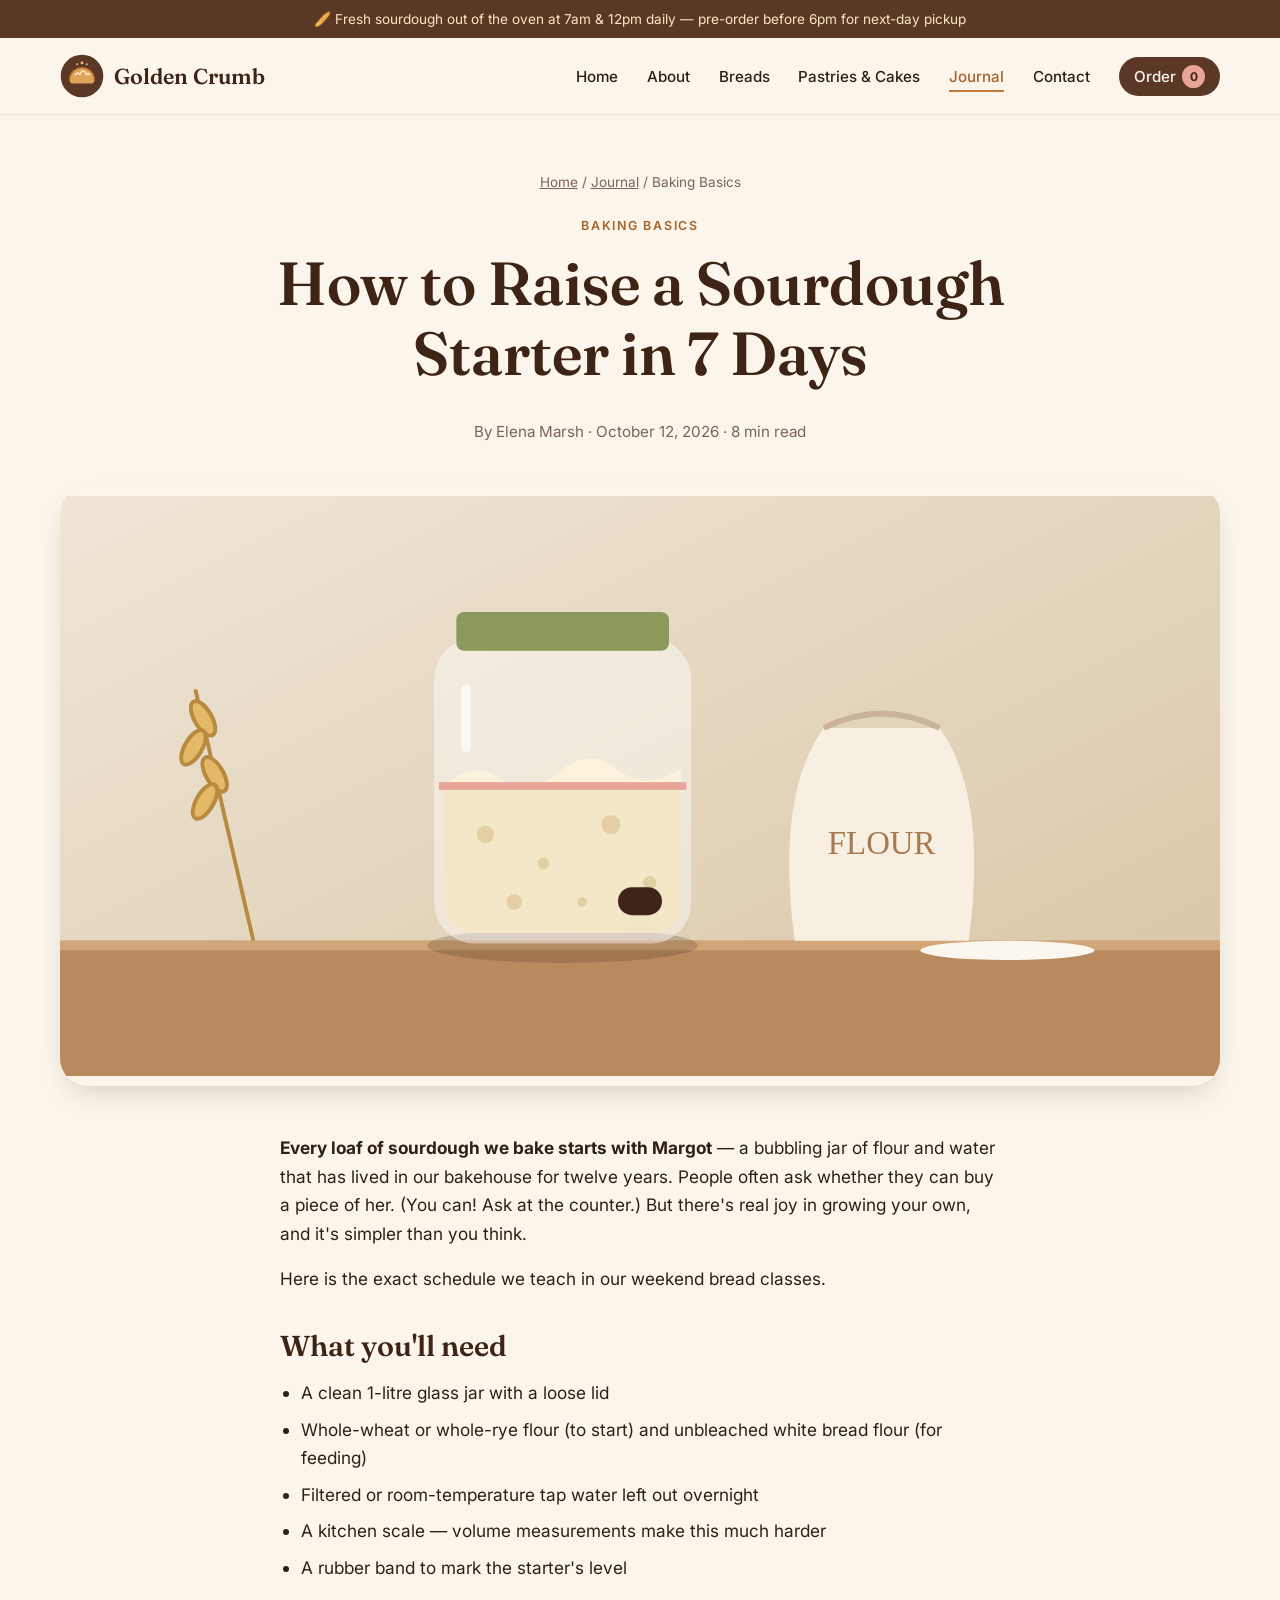
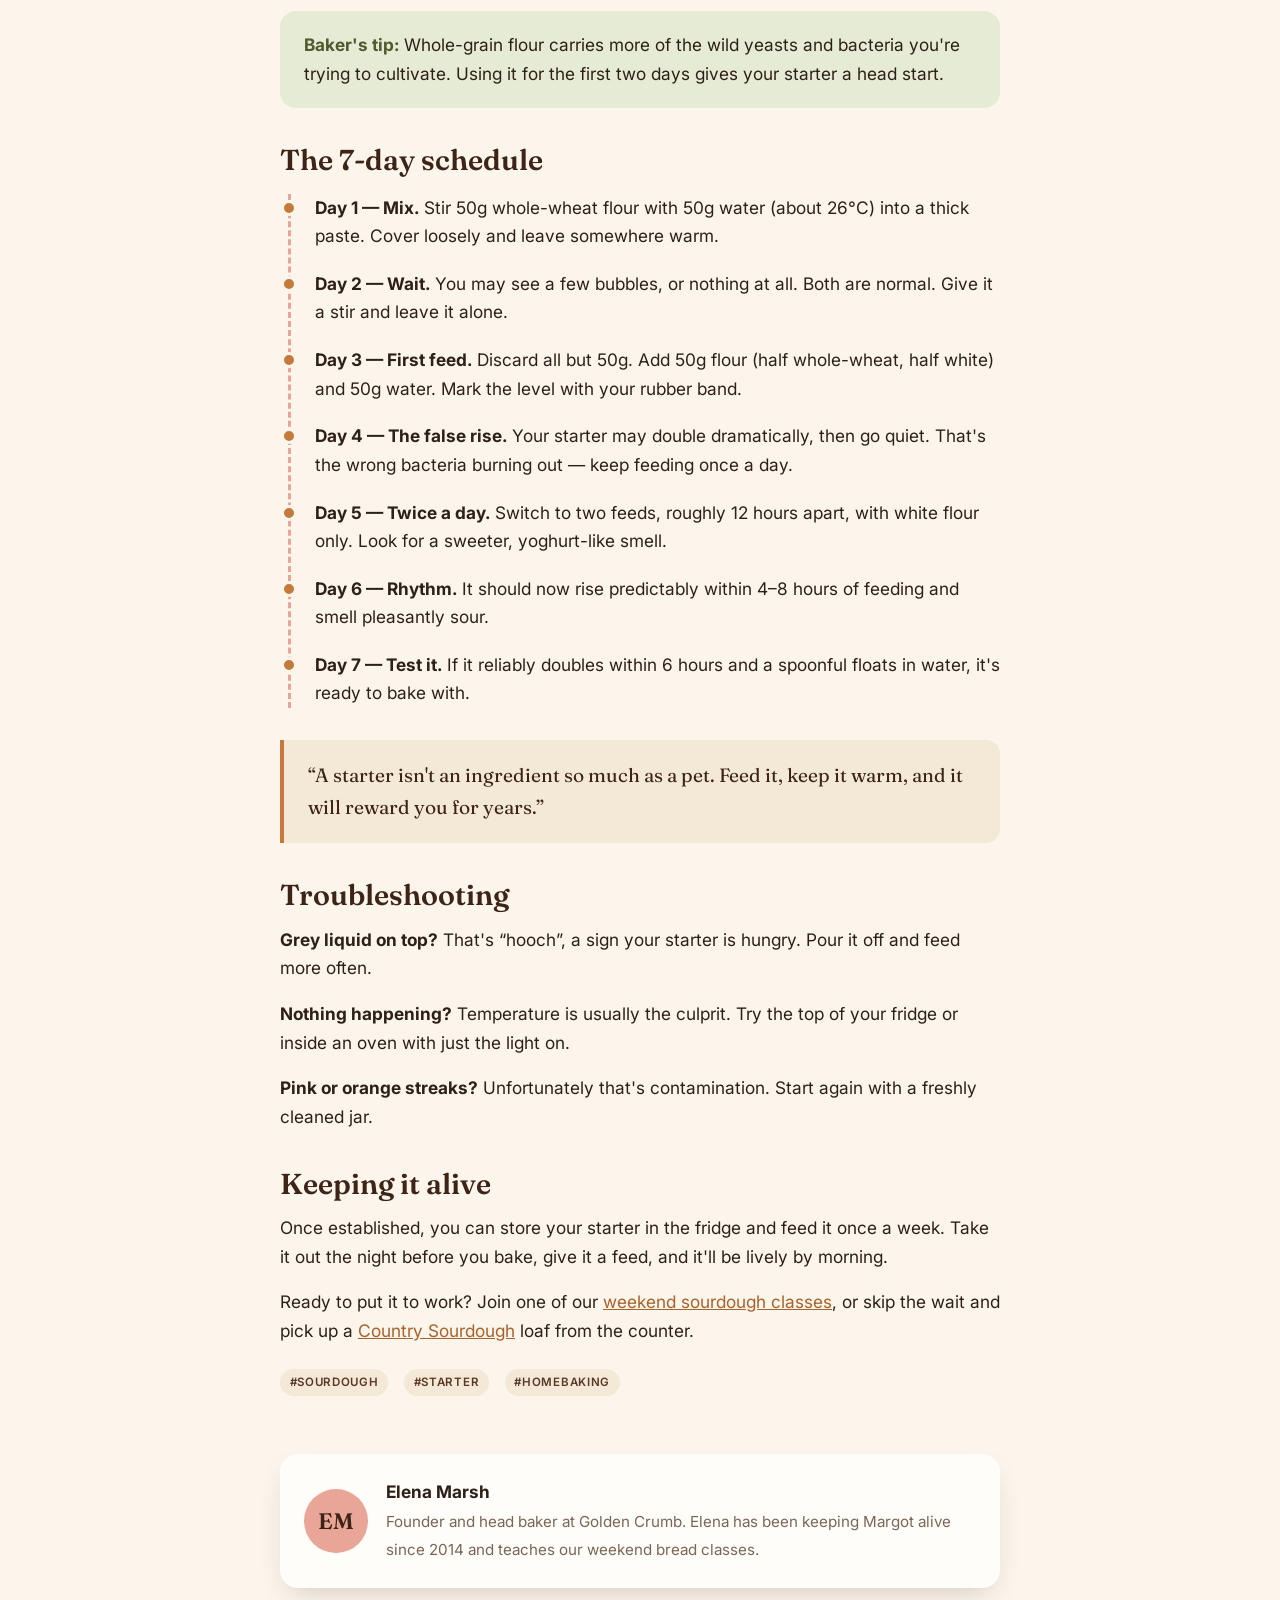
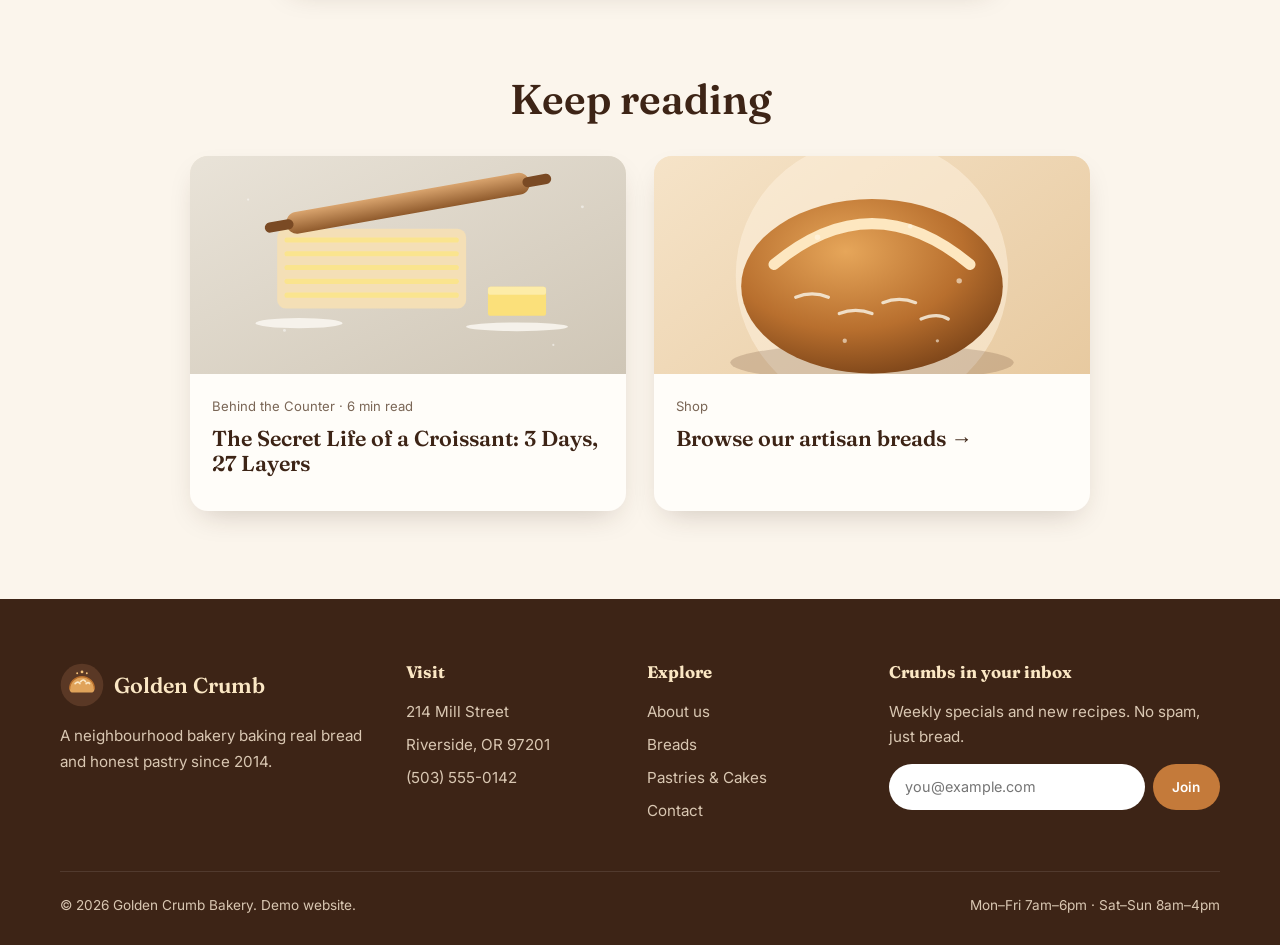
<file: blog-sourdough-starter.html>
<!DOCTYPE html>
<html lang="en">
<head>
  <meta charset="UTF-8">
  <meta name="viewport" content="width=device-width, initial-scale=1.0">
  <title>How to Raise a Sourdough Starter in 7 Days — Golden Crumb Journal</title>
  <meta name="description" content="Our head baker's day-by-day schedule for creating a healthy sourdough starter at home.">
  <link rel="icon" href="images/logo.svg" type="image/svg+xml">
  <link rel="preconnect" href="https://fonts.googleapis.com">
  <link rel="preconnect" href="https://fonts.gstatic.com" crossorigin>
  <link href="https://fonts.googleapis.com/css2?family=Fraunces:ital,opsz,wght@0,9..144,500;0,9..144,600;1,9..144,500&family=Inter:wght@400;500;600;700&display=swap" rel="stylesheet">
  <link rel="stylesheet" href="css/style.css">
</head>
<body>
  <div class="announce">🥖 Fresh sourdough out of the oven at 7am &amp; 12pm daily — pre-order before 6pm for next-day pickup</div>
  <header class="site-header">
    <nav class="container nav" aria-label="Main">
      <a class="brand" href="index.html"><img src="images/logo.svg" alt=""><span>Golden Crumb</span></a>
      <button class="nav-toggle" aria-label="Toggle menu" aria-expanded="false"><span></span><span></span><span></span></button>
      <ul class="nav-links">
        <li><a href="index.html">Home</a></li>
        <li><a href="about.html">About</a></li>
        <li><a href="products-breads.html">Breads</a></li>
        <li><a href="products-pastries.html">Pastries &amp; Cakes</a></li>
        <li><a href="index.html#journal" aria-current="page">Journal</a></li>
        <li><a href="contact.html">Contact</a></li>
        <li><a class="cart-pill" href="contact.html#order">Order <span class="cart-count">0</span></a></li>
      </ul>
    </nav>
  </header>

  <main>
    <section class="article-hero">
      <div class="container" style="max-width:820px">
        <div class="breadcrumb"><a href="index.html">Home</a> / <a href="index.html#journal">Journal</a> / Baking Basics</div>
        <span class="eyebrow">Baking Basics</span>
        <h1>How to Raise a Sourdough Starter in 7 Days</h1>
        <div class="post-meta">By Elena Marsh · October 12, 2026 · 8 min read</div>
      </div>
    </section>

    <div class="container">
      <div class="article-cover"><img src="images/blog-starter.svg" alt="A jar of bubbly sourdough starter next to a flour sack" width="1200" height="600"></div>

      <article class="article">
        <p><strong>Every loaf of sourdough we bake starts with Margot</strong> — a bubbling jar of flour and water that has lived in our bakehouse for twelve years. People often ask whether they can buy a piece of her. (You can! Ask at the counter.) But there's real joy in growing your own, and it's simpler than you think.</p>
        <p>Here is the exact schedule we teach in our weekend bread classes.</p>

        <h2>What you'll need</h2>
        <ul>
          <li>A clean 1-litre glass jar with a loose lid</li>
          <li>Whole-wheat or whole-rye flour (to start) and unbleached white bread flour (for feeding)</li>
          <li>Filtered or room-temperature tap water left out overnight</li>
          <li>A kitchen scale — volume measurements make this much harder</li>
          <li>A rubber band to mark the starter's level</li>
        </ul>

        <div class="tip-box"><strong>Baker's tip:</strong> Whole-grain flour carries more of the wild yeasts and bacteria you're trying to cultivate. Using it for the first two days gives your starter a head start.</div>

        <h2>The 7-day schedule</h2>
        <ol class="timeline">
          <li><strong>Day 1 — Mix.</strong> Stir 50g whole-wheat flour with 50g water (about 26°C) into a thick paste. Cover loosely and leave somewhere warm.</li>
          <li><strong>Day 2 — Wait.</strong> You may see a few bubbles, or nothing at all. Both are normal. Give it a stir and leave it alone.</li>
          <li><strong>Day 3 — First feed.</strong> Discard all but 50g. Add 50g flour (half whole-wheat, half white) and 50g water. Mark the level with your rubber band.</li>
          <li><strong>Day 4 — The false rise.</strong> Your starter may double dramatically, then go quiet. That's the wrong bacteria burning out — keep feeding once a day.</li>
          <li><strong>Day 5 — Twice a day.</strong> Switch to two feeds, roughly 12 hours apart, with white flour only. Look for a sweeter, yoghurt-like smell.</li>
          <li><strong>Day 6 — Rhythm.</strong> It should now rise predictably within 4–8 hours of feeding and smell pleasantly sour.</li>
          <li><strong>Day 7 — Test it.</strong> If it reliably doubles within 6 hours and a spoonful floats in water, it's ready to bake with.</li>
        </ol>

        <blockquote>“A starter isn't an ingredient so much as a pet. Feed it, keep it warm, and it will reward you for years.”</blockquote>

        <h2>Troubleshooting</h2>
        <p><strong>Grey liquid on top?</strong> That's “hooch”, a sign your starter is hungry. Pour it off and feed more often.</p>
        <p><strong>Nothing happening?</strong> Temperature is usually the culprit. Try the top of your fridge or inside an oven with just the light on.</p>
        <p><strong>Pink or orange streaks?</strong> Unfortunately that's contamination. Start again with a freshly cleaned jar.</p>

        <h2>Keeping it alive</h2>
        <p>Once established, you can store your starter in the fridge and feed it once a week. Take it out the night before you bake, give it a feed, and it'll be lively by morning.</p>
        <p>Ready to put it to work? Join one of our <a href="contact.html">weekend sourdough classes</a>, or skip the wait and pick up a <a href="products-breads.html">Country Sourdough</a> loaf from the counter.</p>

        <div class="share">
          <span class="tag">#sourdough</span><span class="tag">#starter</span><span class="tag">#homebaking</span>
        </div>

        <div class="author-box">
          <div class="avatar">EM</div>
          <div>
            <strong>Elena Marsh</strong><br>
            <span style="color:var(--muted);font-size:.95rem">Founder and head baker at Golden Crumb. Elena has been keeping Margot alive since 2014 and teaches our weekend bread classes.</span>
          </div>
        </div>
      </article>
    </div>

    <section class="section">
      <div class="container">
        <h2 class="center reveal">Keep reading</h2>
        <div class="grid grid-2" style="margin-top:32px;max-width:900px;margin-inline:auto">
          <article class="card post-card reveal">
            <div class="card-media"><img src="images/blog-lamination.svg" alt="Laminated dough"></div>
            <div class="card-body">
              <div class="post-meta">Behind the Counter · 6 min read</div>
              <h3><a href="blog-croissant-lamination.html">The Secret Life of a Croissant: 3 Days, 27 Layers</a></h3>
            </div>
          </article>
          <article class="card post-card reveal">
            <div class="card-media"><img src="images/sourdough.svg" alt="Country sourdough"></div>
            <div class="card-body">
              <div class="post-meta">Shop</div>
              <h3><a href="products-breads.html">Browse our artisan breads →</a></h3>
            </div>
          </article>
        </div>
      </div>
    </section>
  </main>

  <footer class="site-footer">
    <div class="container">
      <div class="footer-grid">
        <div>
          <a class="brand" href="index.html"><img src="images/logo.svg" alt=""><span>Golden Crumb</span></a>
          <p style="margin-top:1rem">A neighbourhood bakery baking real bread and honest pastry since 2014.</p>
        </div>
        <div>
          <h4>Visit</h4>
          <ul><li>214 Mill Street</li><li>Riverside, OR 97201</li><li><a href="tel:+15035550142">(503) 555-0142</a></li></ul>
        </div>
        <div>
          <h4>Explore</h4>
          <ul>
            <li><a href="about.html">About us</a></li>
            <li><a href="products-breads.html">Breads</a></li>
            <li><a href="products-pastries.html">Pastries &amp; Cakes</a></li>
            <li><a href="contact.html">Contact</a></li>
          </ul>
        </div>
        <div>
          <h4>Crumbs in your inbox</h4>
          <p>Weekly specials and new recipes. No spam, just bread.</p>
          <form class="newsletter" data-demo="Thanks! You're on the list.">
            <input type="email" placeholder="you@example.com" aria-label="Email address" required>
            <button class="btn btn--primary btn--small" type="submit">Join</button>
          </form>
        </div>
      </div>
      <div class="footer-bottom">
        <span>© <span data-year>2026</span> Golden Crumb Bakery. Demo website.</span>
        <span>Mon–Fri 7am–6pm · Sat–Sun 8am–4pm</span>
      </div>
    </div>
  </footer>
  <script src="js/main.js"></script>
</body>
</html>
</file>
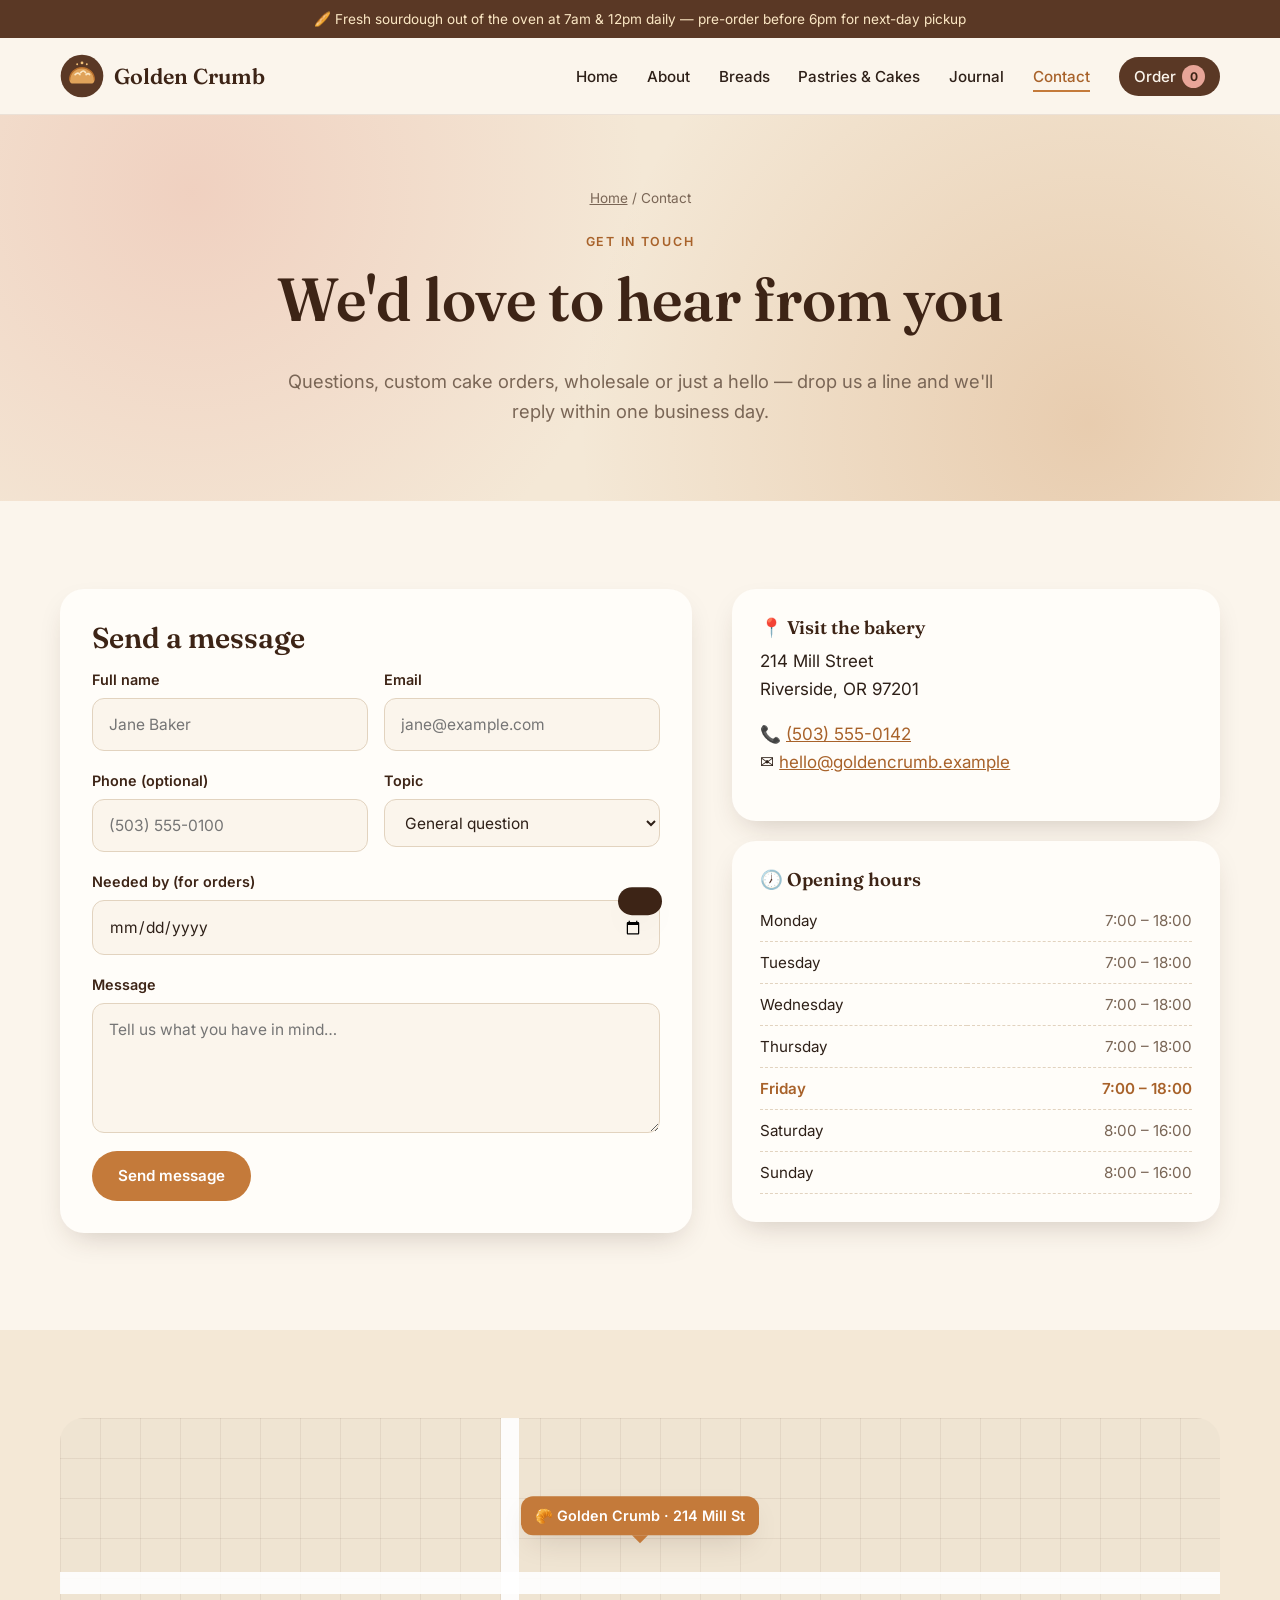
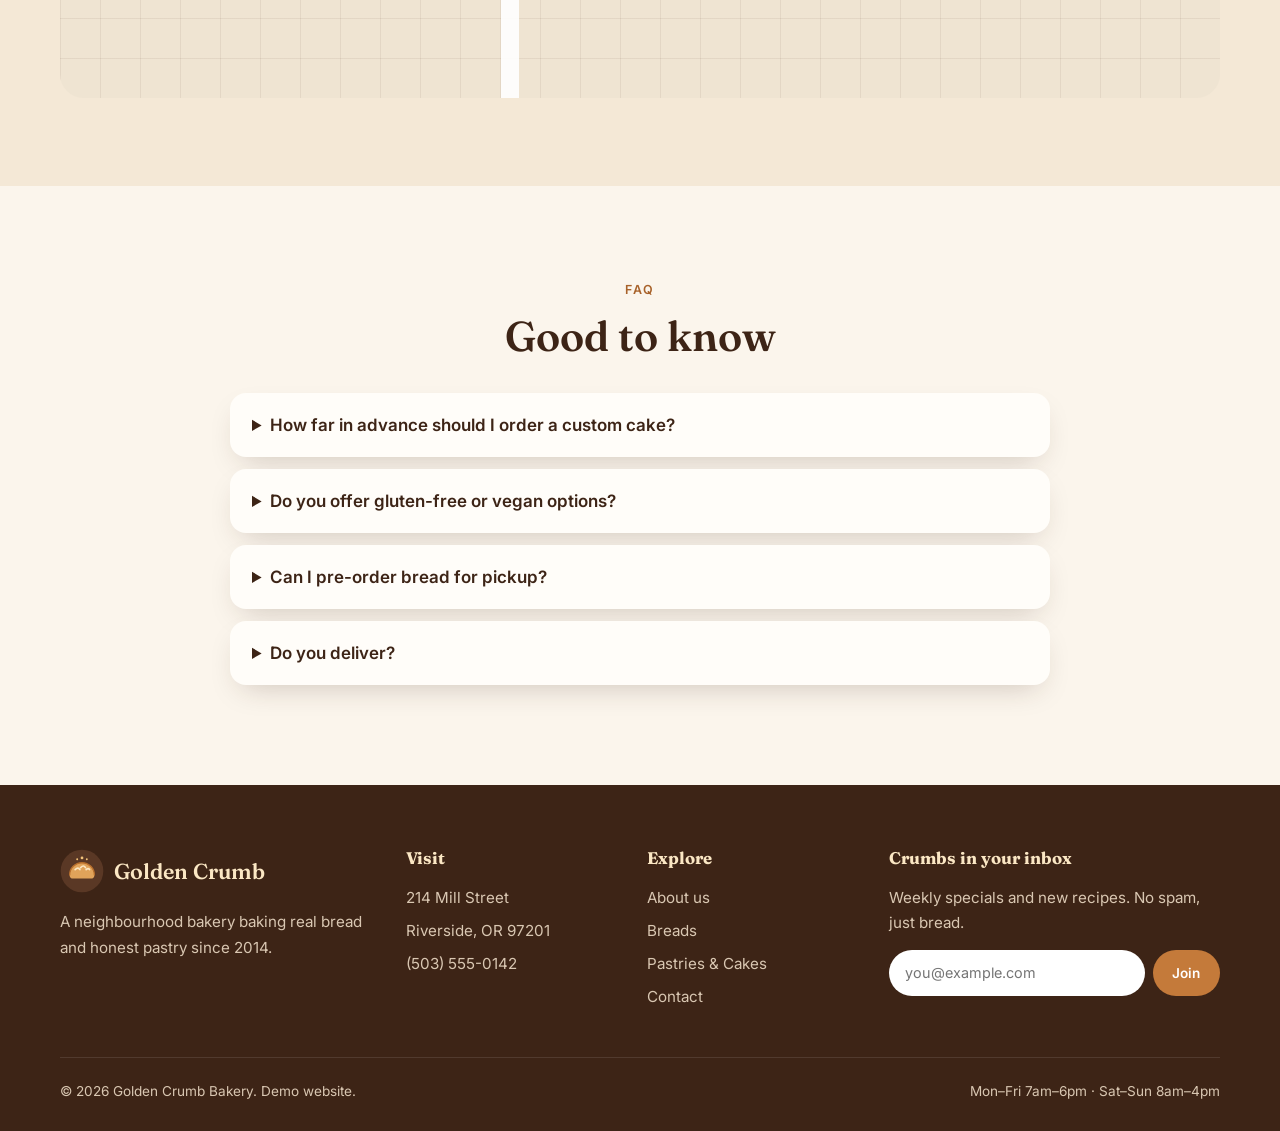
<file: contact.html>
<!DOCTYPE html>
<html lang="en">
<head>
  <meta charset="UTF-8">
  <meta name="viewport" content="width=device-width, initial-scale=1.0">
  <title>Contact — Golden Crumb Bakery</title>
  <meta name="description" content="Visit, call or send a message to Golden Crumb Bakery. Custom cake and catering enquiries welcome.">
  <link rel="icon" href="images/logo.svg" type="image/svg+xml">
  <link rel="preconnect" href="https://fonts.googleapis.com">
  <link rel="preconnect" href="https://fonts.gstatic.com" crossorigin>
  <link href="https://fonts.googleapis.com/css2?family=Fraunces:ital,opsz,wght@0,9..144,500;0,9..144,600;1,9..144,500&family=Inter:wght@400;500;600;700&display=swap" rel="stylesheet">
  <link rel="stylesheet" href="css/style.css">
</head>
<body>
  <div class="announce">🥖 Fresh sourdough out of the oven at 7am &amp; 12pm daily — pre-order before 6pm for next-day pickup</div>
  <header class="site-header">
    <nav class="container nav" aria-label="Main">
      <a class="brand" href="index.html"><img src="images/logo.svg" alt=""><span>Golden Crumb</span></a>
      <button class="nav-toggle" aria-label="Toggle menu" aria-expanded="false"><span></span><span></span><span></span></button>
      <ul class="nav-links">
        <li><a href="index.html">Home</a></li>
        <li><a href="about.html">About</a></li>
        <li><a href="products-breads.html">Breads</a></li>
        <li><a href="products-pastries.html">Pastries &amp; Cakes</a></li>
        <li><a href="index.html#journal">Journal</a></li>
        <li><a href="contact.html" aria-current="page">Contact</a></li>
        <li><a class="cart-pill" href="contact.html#order">Order <span class="cart-count">0</span></a></li>
      </ul>
    </nav>
  </header>

  <main>
    <section class="page-banner">
      <div class="container">
        <div class="breadcrumb"><a href="index.html">Home</a> / Contact</div>
        <span class="eyebrow">Get in touch</span>
        <h1>We'd love to hear from you</h1>
        <p class="lead">Questions, custom cake orders, wholesale or just a hello — drop us a line and we'll reply within one business day.</p>
      </div>
    </section>

    <section class="section" id="order">
      <div class="container contact-grid">
        <form class="form reveal" data-demo="Message sent">
          <h2 style="font-size:1.8rem">Send a message</h2>
          <div class="form-row">
            <div class="field"><label for="name">Full name</label><input id="name" name="name" type="text" placeholder="Jane Baker" required></div>
            <div class="field"><label for="email">Email</label><input id="email" name="email" type="email" placeholder="jane@example.com" required></div>
          </div>
          <div class="form-row">
            <div class="field"><label for="phone">Phone (optional)</label><input id="phone" name="phone" type="tel" placeholder="(503) 555-0100"></div>
            <div class="field">
              <label for="topic">Topic</label>
              <select id="topic" name="topic">
                <option>General question</option>
                <option>Custom cake order</option>
                <option>Pre-order for pickup</option>
                <option>Catering &amp; events</option>
                <option>Wholesale</option>
              </select>
            </div>
          </div>
          <div class="field"><label for="date">Needed by (for orders)</label><input id="date" name="date" type="date"></div>
          <div class="field"><label for="message">Message</label><textarea id="message" name="message" placeholder="Tell us what you have in mind…" required></textarea></div>
          <button class="btn btn--primary" type="submit">Send message</button>
          <div class="form-success" role="status">Thank you! Your message has been received — we'll be in touch within one business day. (Demo form: nothing was actually sent.)</div>
        </form>

        <aside>
          <div class="info-card reveal">
            <h3>📍 Visit the bakery</h3>
            <p>214 Mill Street<br>Riverside, OR 97201</p>
            <p>📞 <a href="tel:+15035550142">(503) 555-0142</a><br>✉️ <a href="mailto:hello@goldencrumb.example">hello@goldencrumb.example</a></p>
          </div>
          <div class="info-card reveal">
            <h3>🕖 Opening hours</h3>
            <table class="hours">
              <tr data-day="1"><td>Monday</td><td>7:00 – 18:00</td></tr>
              <tr data-day="2"><td>Tuesday</td><td>7:00 – 18:00</td></tr>
              <tr data-day="3"><td>Wednesday</td><td>7:00 – 18:00</td></tr>
              <tr data-day="4"><td>Thursday</td><td>7:00 – 18:00</td></tr>
              <tr data-day="5"><td>Friday</td><td>7:00 – 18:00</td></tr>
              <tr data-day="6"><td>Saturday</td><td>8:00 – 16:00</td></tr>
              <tr data-day="0"><td>Sunday</td><td>8:00 – 16:00</td></tr>
            </table>
          </div>
        </aside>
      </div>
    </section>

    <section class="section section--alt">
      <div class="container">
        <div class="map reveal" role="img" aria-label="Map showing Golden Crumb Bakery on Mill Street">
          <div class="map-pin">🥐 Golden Crumb · 214 Mill St</div>
        </div>
      </div>
    </section>

    <section class="section">
      <div class="container" style="max-width:820px">
        <div class="center reveal"><span class="eyebrow">FAQ</span><h2>Good to know</h2></div>
        <div style="margin-top:32px">
          <details class="faq reveal"><summary>How far in advance should I order a custom cake?</summary><p>We recommend at least 7 days for celebration cakes and 4–6 weeks for wedding cakes. Smaller orders can sometimes be accommodated with 48 hours' notice.</p></details>
          <details class="faq reveal"><summary>Do you offer gluten-free or vegan options?</summary><p>All our sourdough loaves are vegan. We bake a gluten-free almond loaf and a few gluten-free treats each Friday, though our kitchen does handle wheat.</p></details>
          <details class="faq reveal"><summary>Can I pre-order bread for pickup?</summary><p>Yes — place your order by 6pm and it will be ready from 7am the next morning.</p></details>
          <details class="faq reveal"><summary>Do you deliver?</summary><p>We deliver catering and cake orders over $75 within a 10-mile radius. Daily bread is pickup only.</p></details>
        </div>
      </div>
    </section>
  </main>

  <footer class="site-footer">
    <div class="container">
      <div class="footer-grid">
        <div>
          <a class="brand" href="index.html"><img src="images/logo.svg" alt=""><span>Golden Crumb</span></a>
          <p style="margin-top:1rem">A neighbourhood bakery baking real bread and honest pastry since 2014.</p>
        </div>
        <div>
          <h4>Visit</h4>
          <ul><li>214 Mill Street</li><li>Riverside, OR 97201</li><li><a href="tel:+15035550142">(503) 555-0142</a></li></ul>
        </div>
        <div>
          <h4>Explore</h4>
          <ul>
            <li><a href="about.html">About us</a></li>
            <li><a href="products-breads.html">Breads</a></li>
            <li><a href="products-pastries.html">Pastries &amp; Cakes</a></li>
            <li><a href="contact.html">Contact</a></li>
          </ul>
        </div>
        <div>
          <h4>Crumbs in your inbox</h4>
          <p>Weekly specials and new recipes. No spam, just bread.</p>
          <form class="newsletter" data-demo="Thanks! You're on the list.">
            <input type="email" placeholder="you@example.com" aria-label="Email address" required>
            <button class="btn btn--primary btn--small" type="submit">Join</button>
          </form>
        </div>
      </div>
      <div class="footer-bottom">
        <span>© <span data-year>2026</span> Golden Crumb Bakery. Demo website.</span>
        <span>Mon–Fri 7am–6pm · Sat–Sun 8am–4pm</span>
      </div>
    </div>
  </footer>
  <script src="js/main.js"></script>
</body>
</html>
</file>
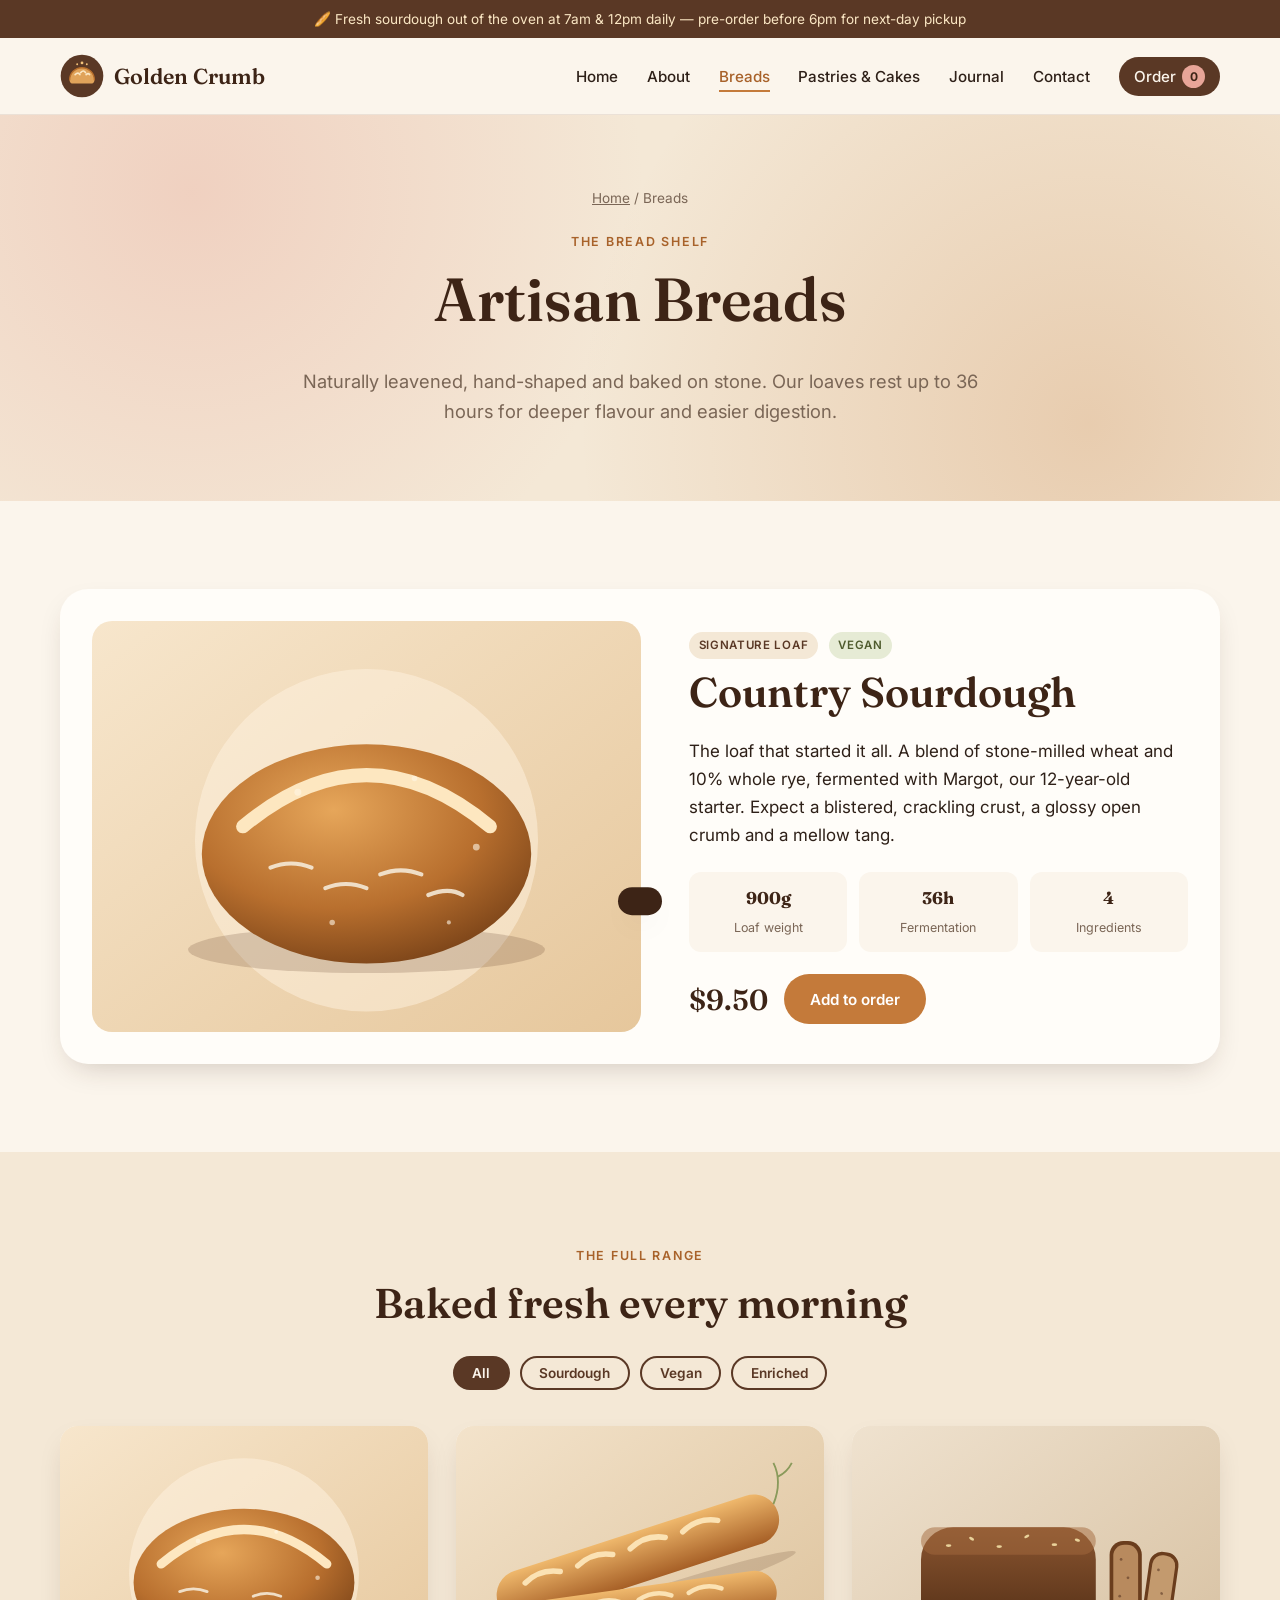
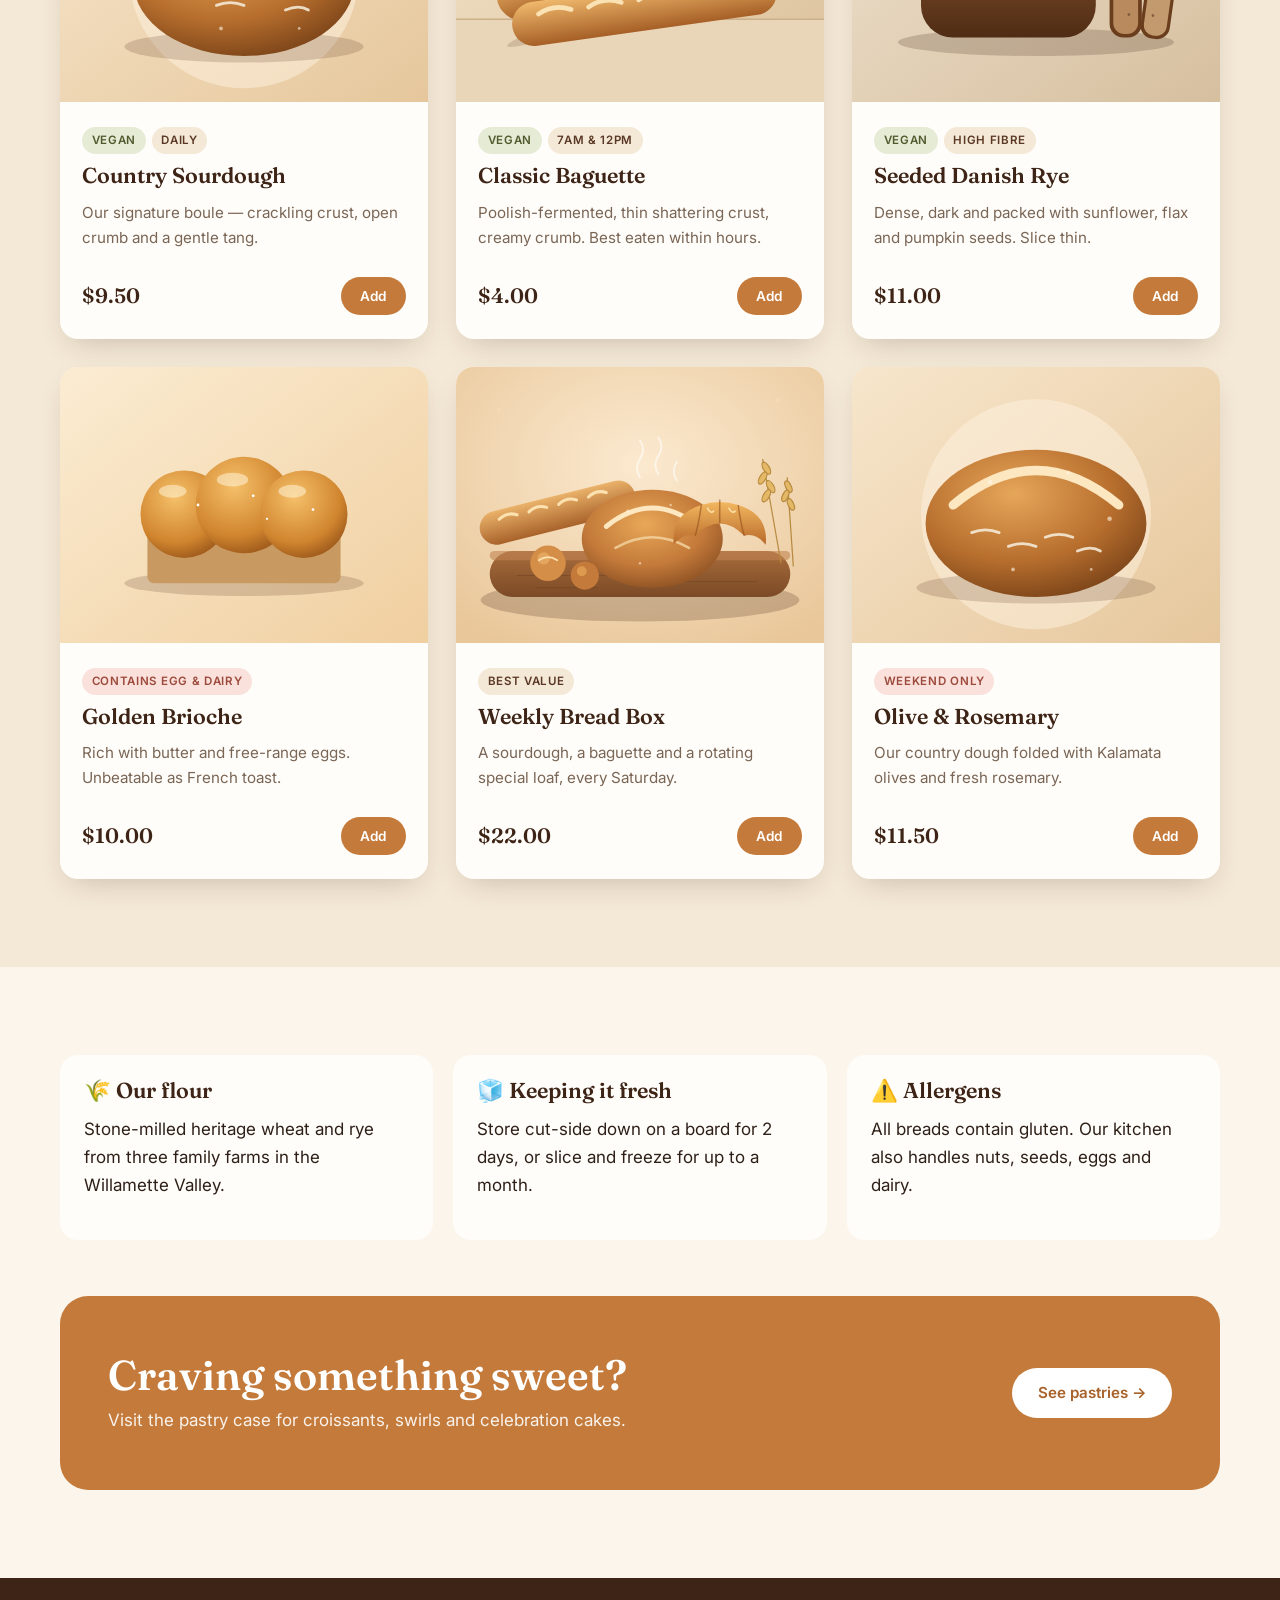
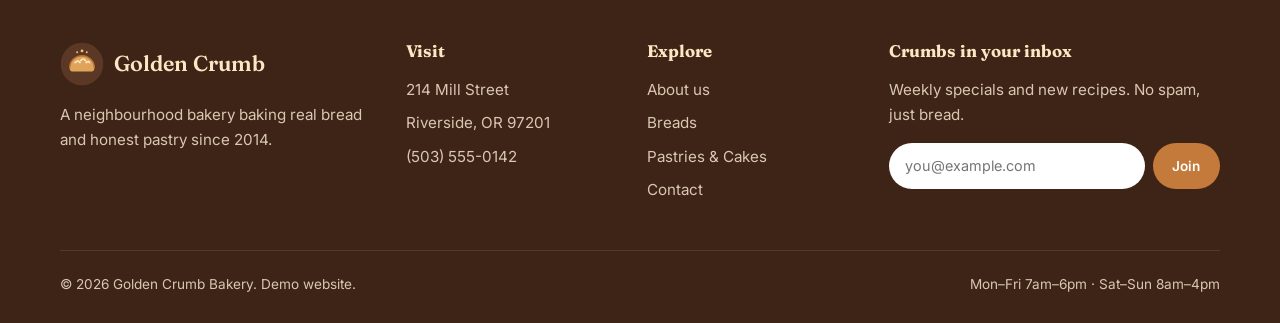
<file: products-breads.html>
<!DOCTYPE html>
<html lang="en">
<head>
  <meta charset="UTF-8">
  <meta name="viewport" content="width=device-width, initial-scale=1.0">
  <title>Artisan Breads — Golden Crumb Bakery</title>
  <meta name="description" content="Slow-fermented sourdough, baguettes, seeded rye and brioche, baked fresh every morning.">
  <link rel="icon" href="images/logo.svg" type="image/svg+xml">
  <link rel="preconnect" href="https://fonts.googleapis.com">
  <link rel="preconnect" href="https://fonts.gstatic.com" crossorigin>
  <link href="https://fonts.googleapis.com/css2?family=Fraunces:ital,opsz,wght@0,9..144,500;0,9..144,600;1,9..144,500&family=Inter:wght@400;500;600;700&display=swap" rel="stylesheet">
  <link rel="stylesheet" href="css/style.css">
</head>
<body>
  <div class="announce">🥖 Fresh sourdough out of the oven at 7am &amp; 12pm daily — pre-order before 6pm for next-day pickup</div>
  <header class="site-header">
    <nav class="container nav" aria-label="Main">
      <a class="brand" href="index.html"><img src="images/logo.svg" alt=""><span>Golden Crumb</span></a>
      <button class="nav-toggle" aria-label="Toggle menu" aria-expanded="false"><span></span><span></span><span></span></button>
      <ul class="nav-links">
        <li><a href="index.html">Home</a></li>
        <li><a href="about.html">About</a></li>
        <li><a href="products-breads.html" aria-current="page">Breads</a></li>
        <li><a href="products-pastries.html">Pastries &amp; Cakes</a></li>
        <li><a href="index.html#journal">Journal</a></li>
        <li><a href="contact.html">Contact</a></li>
        <li><a class="cart-pill" href="contact.html#order">Order <span class="cart-count">0</span></a></li>
      </ul>
    </nav>
  </header>

  <main>
    <section class="page-banner">
      <div class="container">
        <div class="breadcrumb"><a href="index.html">Home</a> / Breads</div>
        <span class="eyebrow">The bread shelf</span>
        <h1>Artisan Breads</h1>
        <p class="lead">Naturally leavened, hand-shaped and baked on stone. Our loaves rest up to 36 hours for deeper flavour and easier digestion.</p>
      </div>
    </section>

    <!-- Featured product -->
    <section class="section">
      <div class="container">
        <div class="showcase-feature reveal">
          <img src="images/sourdough.svg" alt="Country sourdough loaf with a deep ear">
          <div>
            <span class="tag">Signature loaf</span> <span class="tag tag--sage">Vegan</span>
            <h2>Country Sourdough</h2>
            <p>The loaf that started it all. A blend of stone-milled wheat and 10% whole rye, fermented with Margot, our 12-year-old starter. Expect a blistered, crackling crust, a glossy open crumb and a mellow tang.</p>
            <div class="spec-list">
              <div><strong>900g</strong><span>Loaf weight</span></div>
              <div><strong>36h</strong><span>Fermentation</span></div>
              <div><strong>4</strong><span>Ingredients</span></div>
            </div>
            <div style="display:flex;gap:16px;align-items:center;flex-wrap:wrap">
              <span class="price" style="font-size:1.8rem">$9.50</span>
              <button class="btn btn--primary" data-add="Country Sourdough">Add to order</button>
            </div>
          </div>
        </div>
      </div>
    </section>

    <!-- Range -->
    <section class="section section--alt">
      <div class="container">
        <div class="center reveal"><span class="eyebrow">The full range</span><h2>Baked fresh every morning</h2></div>
        <div class="filters reveal" style="margin-top:28px">
          <button class="filter-btn active" data-filter="all">All</button>
          <button class="filter-btn" data-filter="sourdough">Sourdough</button>
          <button class="filter-btn" data-filter="vegan">Vegan</button>
          <button class="filter-btn" data-filter="enriched">Enriched</button>
        </div>
        <div class="grid grid-3">
          <article class="card reveal" data-category="sourdough vegan">
            <div class="card-media"><img src="images/sourdough.svg" alt="Country sourdough"></div>
            <div class="card-body">
              <div><span class="tag tag--sage">Vegan</span><span class="tag">Daily</span></div>
              <h3>Country Sourdough</h3>
              <p>Our signature boule — crackling crust, open crumb and a gentle tang.</p>
              <div class="card-meta"><span class="price">$9.50</span><button class="btn btn--primary btn--small" data-add="Country Sourdough">Add</button></div>
            </div>
          </article>
          <article class="card reveal" data-category="vegan">
            <div class="card-media"><img src="images/baguette.svg" alt="French baguettes"></div>
            <div class="card-body">
              <div><span class="tag tag--sage">Vegan</span><span class="tag">7am &amp; 12pm</span></div>
              <h3>Classic Baguette</h3>
              <p>Poolish-fermented, thin shattering crust, creamy crumb. Best eaten within hours.</p>
              <div class="card-meta"><span class="price">$4.00</span><button class="btn btn--primary btn--small" data-add="Classic Baguette">Add</button></div>
            </div>
          </article>
          <article class="card reveal" data-category="sourdough vegan">
            <div class="card-media"><img src="images/rye.svg" alt="Seeded rye loaf"></div>
            <div class="card-body">
              <div><span class="tag tag--sage">Vegan</span><span class="tag">High fibre</span></div>
              <h3>Seeded Danish Rye</h3>
              <p>Dense, dark and packed with sunflower, flax and pumpkin seeds. Slice thin.</p>
              <div class="card-meta"><span class="price">$11.00</span><button class="btn btn--primary btn--small" data-add="Seeded Danish Rye">Add</button></div>
            </div>
          </article>
          <article class="card reveal" data-category="enriched">
            <div class="card-media"><img src="images/brioche.svg" alt="Brioche loaf"></div>
            <div class="card-body">
              <div><span class="tag tag--rose">Contains egg &amp; dairy</span></div>
              <h3>Golden Brioche</h3>
              <p>Rich with butter and free-range eggs. Unbeatable as French toast.</p>
              <div class="card-meta"><span class="price">$10.00</span><button class="btn btn--primary btn--small" data-add="Golden Brioche">Add</button></div>
            </div>
          </article>
          <article class="card reveal" data-category="sourdough vegan">
            <div class="card-media"><img src="images/hero.svg" alt="Assorted breads on a board"></div>
            <div class="card-body">
              <div><span class="tag">Best value</span></div>
              <h3>Weekly Bread Box</h3>
              <p>A sourdough, a baguette and a rotating special loaf, every Saturday.</p>
              <div class="card-meta"><span class="price">$22.00</span><button class="btn btn--primary btn--small" data-add="Weekly Bread Box">Add</button></div>
            </div>
          </article>
          <article class="card reveal" data-category="sourdough">
            <div class="card-media"><img src="images/sourdough.svg" alt="Olive and rosemary sourdough"></div>
            <div class="card-body">
              <div><span class="tag tag--rose">Weekend only</span></div>
              <h3>Olive &amp; Rosemary</h3>
              <p>Our country dough folded with Kalamata olives and fresh rosemary.</p>
              <div class="card-meta"><span class="price">$11.50</span><button class="btn btn--primary btn--small" data-add="Olive &amp; Rosemary Sourdough">Add</button></div>
            </div>
          </article>
        </div>
      </div>
    </section>

    <section class="section">
      <div class="container">
        <div class="info-strip reveal">
          <div><h3>🌾 Our flour</h3><p>Stone-milled heritage wheat and rye from three family farms in the Willamette Valley.</p></div>
          <div><h3>🧊 Keeping it fresh</h3><p>Store cut-side down on a board for 2 days, or slice and freeze for up to a month.</p></div>
          <div><h3>⚠️ Allergens</h3><p>All breads contain gluten. Our kitchen also handles nuts, seeds, eggs and dairy.</p></div>
        </div>
        <div class="cta-band reveal" style="margin-top:56px">
          <div><h2>Craving something sweet?</h2><p>Visit the pastry case for croissants, swirls and celebration cakes.</p></div>
          <a class="btn" href="products-pastries.html">See pastries →</a>
        </div>
      </div>
    </section>
  </main>

  <footer class="site-footer">
    <div class="container">
      <div class="footer-grid">
        <div>
          <a class="brand" href="index.html"><img src="images/logo.svg" alt=""><span>Golden Crumb</span></a>
          <p style="margin-top:1rem">A neighbourhood bakery baking real bread and honest pastry since 2014.</p>
        </div>
        <div>
          <h4>Visit</h4>
          <ul><li>214 Mill Street</li><li>Riverside, OR 97201</li><li><a href="tel:+15035550142">(503) 555-0142</a></li></ul>
        </div>
        <div>
          <h4>Explore</h4>
          <ul>
            <li><a href="about.html">About us</a></li>
            <li><a href="products-breads.html">Breads</a></li>
            <li><a href="products-pastries.html">Pastries &amp; Cakes</a></li>
            <li><a href="contact.html">Contact</a></li>
          </ul>
        </div>
        <div>
          <h4>Crumbs in your inbox</h4>
          <p>Weekly specials and new recipes. No spam, just bread.</p>
          <form class="newsletter" data-demo="Thanks! You're on the list.">
            <input type="email" placeholder="you@example.com" aria-label="Email address" required>
            <button class="btn btn--primary btn--small" type="submit">Join</button>
          </form>
        </div>
      </div>
      <div class="footer-bottom">
        <span>© <span data-year>2026</span> Golden Crumb Bakery. Demo website.</span>
        <span>Mon–Fri 7am–6pm · Sat–Sun 8am–4pm</span>
      </div>
    </div>
  </footer>
  <script src="js/main.js"></script>
</body>
</html>
</file>
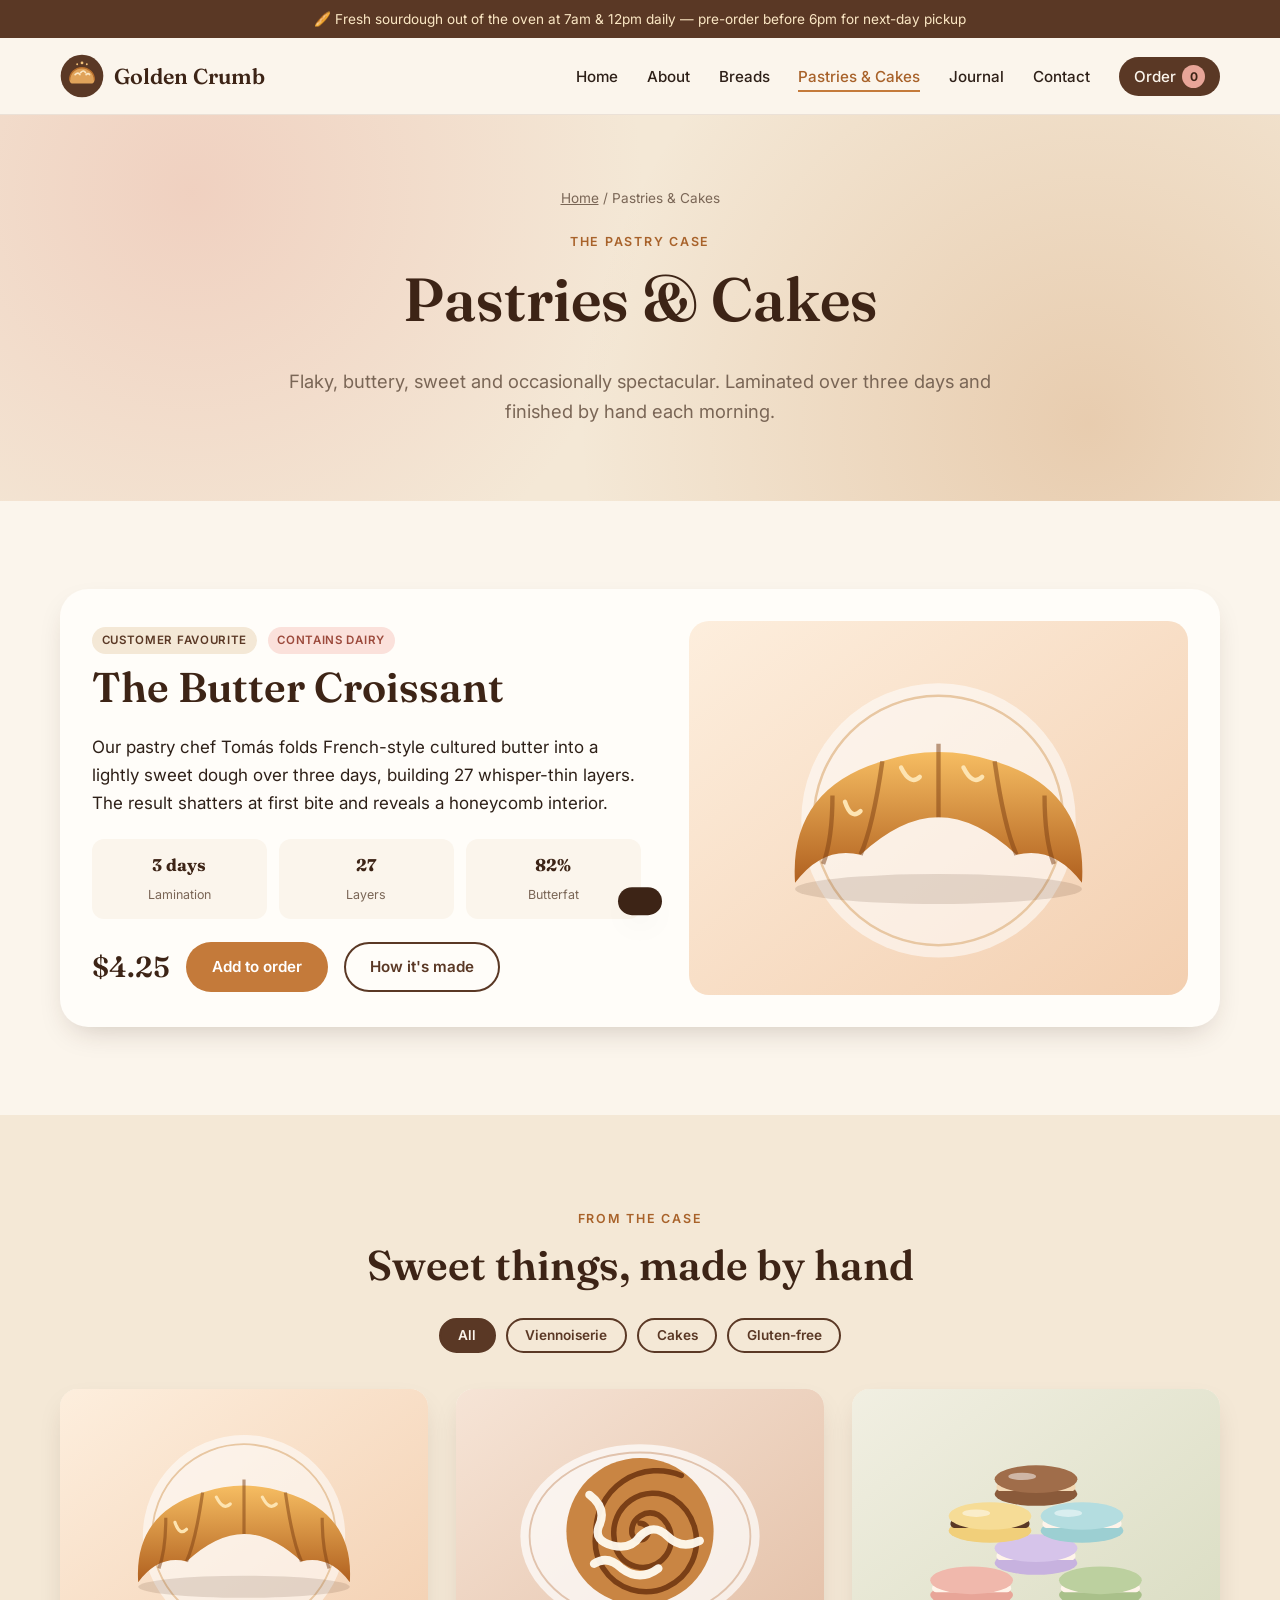
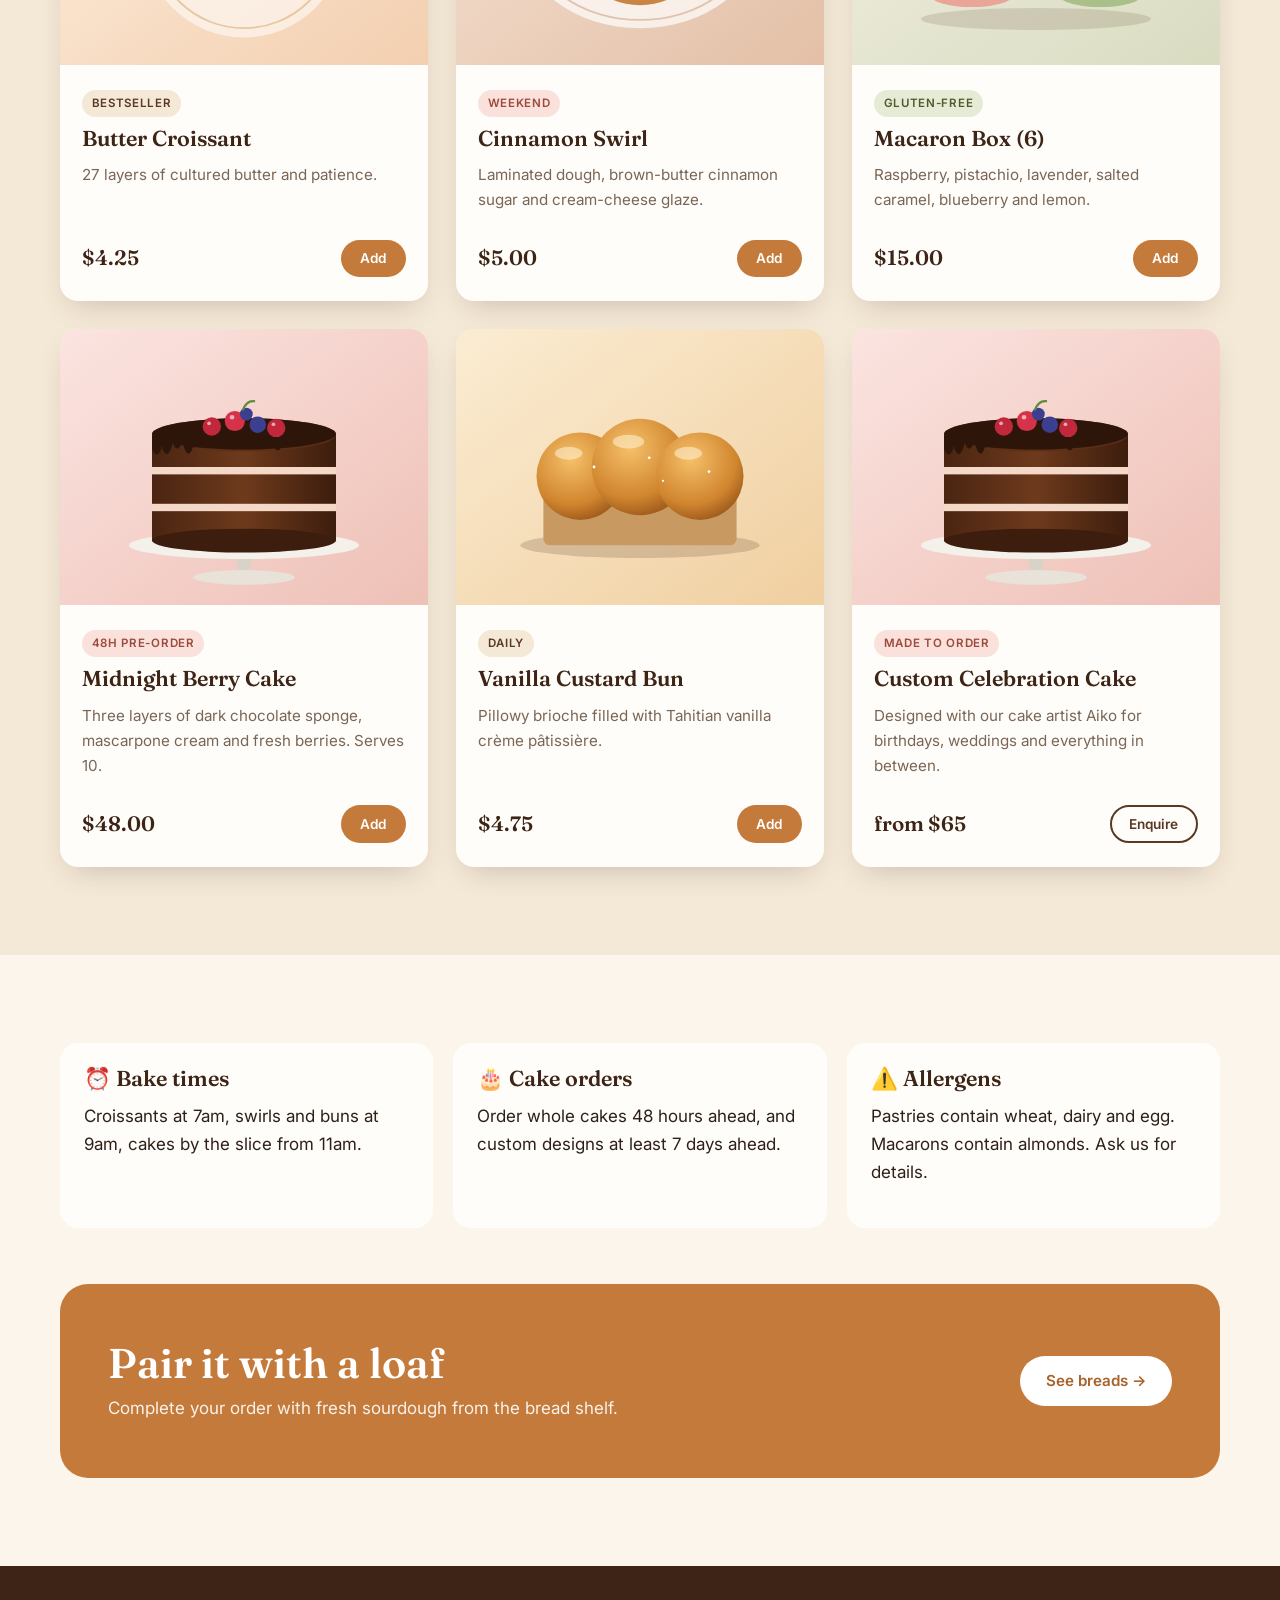
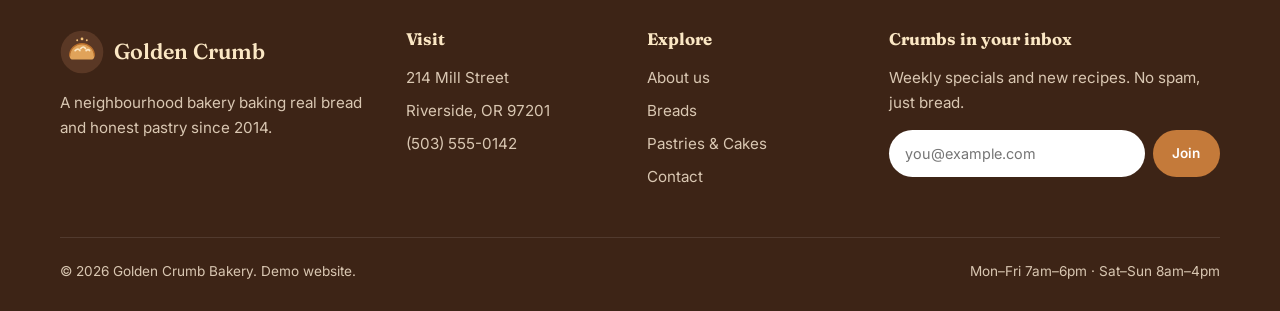
<file: products-pastries.html>
<!DOCTYPE html>
<html lang="en">
<head>
  <meta charset="UTF-8">
  <meta name="viewport" content="width=device-width, initial-scale=1.0">
  <title>Pastries &amp; Cakes — Golden Crumb Bakery</title>
  <meta name="description" content="Laminated croissants, cinnamon swirls, macarons and custom celebration cakes from Golden Crumb Bakery.">
  <link rel="icon" href="images/logo.svg" type="image/svg+xml">
  <link rel="preconnect" href="https://fonts.googleapis.com">
  <link rel="preconnect" href="https://fonts.gstatic.com" crossorigin>
  <link href="https://fonts.googleapis.com/css2?family=Fraunces:ital,opsz,wght@0,9..144,500;0,9..144,600;1,9..144,500&family=Inter:wght@400;500;600;700&display=swap" rel="stylesheet">
  <link rel="stylesheet" href="css/style.css">
</head>
<body>
  <div class="announce">🥖 Fresh sourdough out of the oven at 7am &amp; 12pm daily — pre-order before 6pm for next-day pickup</div>
  <header class="site-header">
    <nav class="container nav" aria-label="Main">
      <a class="brand" href="index.html"><img src="images/logo.svg" alt=""><span>Golden Crumb</span></a>
      <button class="nav-toggle" aria-label="Toggle menu" aria-expanded="false"><span></span><span></span><span></span></button>
      <ul class="nav-links">
        <li><a href="index.html">Home</a></li>
        <li><a href="about.html">About</a></li>
        <li><a href="products-breads.html">Breads</a></li>
        <li><a href="products-pastries.html" aria-current="page">Pastries &amp; Cakes</a></li>
        <li><a href="index.html#journal">Journal</a></li>
        <li><a href="contact.html">Contact</a></li>
        <li><a class="cart-pill" href="contact.html#order">Order <span class="cart-count">0</span></a></li>
      </ul>
    </nav>
  </header>

  <main>
    <section class="page-banner">
      <div class="container">
        <div class="breadcrumb"><a href="index.html">Home</a> / Pastries &amp; Cakes</div>
        <span class="eyebrow">The pastry case</span>
        <h1>Pastries &amp; Cakes</h1>
        <p class="lead">Flaky, buttery, sweet and occasionally spectacular. Laminated over three days and finished by hand each morning.</p>
      </div>
    </section>

    <!-- Featured product -->
    <section class="section">
      <div class="container">
        <div class="showcase-feature reveal">
          <div>
            <span class="tag">Customer favourite</span> <span class="tag tag--rose">Contains dairy</span>
            <h2>The Butter Croissant</h2>
            <p>Our pastry chef Tomás folds French-style cultured butter into a lightly sweet dough over three days, building 27 whisper-thin layers. The result shatters at first bite and reveals a honeycomb interior.</p>
            <div class="spec-list">
              <div><strong>3 days</strong><span>Lamination</span></div>
              <div><strong>27</strong><span>Layers</span></div>
              <div><strong>82%</strong><span>Butterfat</span></div>
            </div>
            <div style="display:flex;gap:16px;align-items:center;flex-wrap:wrap">
              <span class="price" style="font-size:1.8rem">$4.25</span>
              <button class="btn btn--primary" data-add="Butter Croissant">Add to order</button>
              <a class="btn btn--ghost" href="blog-croissant-lamination.html">How it's made</a>
            </div>
          </div>
          <img src="images/croissant.svg" alt="Golden butter croissant">
        </div>
      </div>
    </section>

    <section class="section section--alt">
      <div class="container">
        <div class="center reveal"><span class="eyebrow">From the case</span><h2>Sweet things, made by hand</h2></div>
        <div class="filters reveal" style="margin-top:28px">
          <button class="filter-btn active" data-filter="all">All</button>
          <button class="filter-btn" data-filter="viennoiserie">Viennoiserie</button>
          <button class="filter-btn" data-filter="cakes">Cakes</button>
          <button class="filter-btn" data-filter="gluten-free">Gluten-free</button>
        </div>
        <div class="grid grid-3">
          <article class="card reveal" data-category="viennoiserie">
            <div class="card-media"><img src="images/croissant.svg" alt="Butter croissant"></div>
            <div class="card-body">
              <div><span class="tag">Bestseller</span></div>
              <h3>Butter Croissant</h3>
              <p>27 layers of cultured butter and patience.</p>
              <div class="card-meta"><span class="price">$4.25</span><button class="btn btn--primary btn--small" data-add="Butter Croissant">Add</button></div>
            </div>
          </article>
          <article class="card reveal" data-category="viennoiserie">
            <div class="card-media"><img src="images/cinnamon-roll.svg" alt="Cinnamon swirl"></div>
            <div class="card-body">
              <div><span class="tag tag--rose">Weekend</span></div>
              <h3>Cinnamon Swirl</h3>
              <p>Laminated dough, brown-butter cinnamon sugar and cream-cheese glaze.</p>
              <div class="card-meta"><span class="price">$5.00</span><button class="btn btn--primary btn--small" data-add="Cinnamon Swirl">Add</button></div>
            </div>
          </article>
          <article class="card reveal" data-category="cakes gluten-free">
            <div class="card-media"><img src="images/macarons.svg" alt="Assorted macarons"></div>
            <div class="card-body">
              <div><span class="tag tag--sage">Gluten-free</span></div>
              <h3>Macaron Box (6)</h3>
              <p>Raspberry, pistachio, lavender, salted caramel, blueberry and lemon.</p>
              <div class="card-meta"><span class="price">$15.00</span><button class="btn btn--primary btn--small" data-add="Macaron Box">Add</button></div>
            </div>
          </article>
          <article class="card reveal" data-category="cakes">
            <div class="card-media"><img src="images/layer-cake.svg" alt="Chocolate layer cake with berries"></div>
            <div class="card-body">
              <div><span class="tag tag--rose">48h pre-order</span></div>
              <h3>Midnight Berry Cake</h3>
              <p>Three layers of dark chocolate sponge, mascarpone cream and fresh berries. Serves 10.</p>
              <div class="card-meta"><span class="price">$48.00</span><button class="btn btn--primary btn--small" data-add="Midnight Berry Cake">Add</button></div>
            </div>
          </article>
          <article class="card reveal" data-category="viennoiserie">
            <div class="card-media"><img src="images/brioche.svg" alt="Brioche buns"></div>
            <div class="card-body">
              <div><span class="tag">Daily</span></div>
              <h3>Vanilla Custard Bun</h3>
              <p>Pillowy brioche filled with Tahitian vanilla crème pâtissière.</p>
              <div class="card-meta"><span class="price">$4.75</span><button class="btn btn--primary btn--small" data-add="Vanilla Custard Bun">Add</button></div>
            </div>
          </article>
          <article class="card reveal" data-category="cakes">
            <div class="card-media"><img src="images/layer-cake.svg" alt="Custom celebration cake"></div>
            <div class="card-body">
              <div><span class="tag tag--rose">Made to order</span></div>
              <h3>Custom Celebration Cake</h3>
              <p>Designed with our cake artist Aiko for birthdays, weddings and everything in between.</p>
              <div class="card-meta"><span class="price">from $65</span><a class="btn btn--ghost btn--small" href="contact.html#order">Enquire</a></div>
            </div>
          </article>
        </div>
      </div>
    </section>

    <section class="section">
      <div class="container">
        <div class="info-strip reveal">
          <div><h3>⏰ Bake times</h3><p>Croissants at 7am, swirls and buns at 9am, cakes by the slice from 11am.</p></div>
          <div><h3>🎂 Cake orders</h3><p>Order whole cakes 48 hours ahead, and custom designs at least 7 days ahead.</p></div>
          <div><h3>⚠️ Allergens</h3><p>Pastries contain wheat, dairy and egg. Macarons contain almonds. Ask us for details.</p></div>
        </div>
        <div class="cta-band reveal" style="margin-top:56px">
          <div><h2>Pair it with a loaf</h2><p>Complete your order with fresh sourdough from the bread shelf.</p></div>
          <a class="btn" href="products-breads.html">See breads →</a>
        </div>
      </div>
    </section>
  </main>

  <footer class="site-footer">
    <div class="container">
      <div class="footer-grid">
        <div>
          <a class="brand" href="index.html"><img src="images/logo.svg" alt=""><span>Golden Crumb</span></a>
          <p style="margin-top:1rem">A neighbourhood bakery baking real bread and honest pastry since 2014.</p>
        </div>
        <div>
          <h4>Visit</h4>
          <ul><li>214 Mill Street</li><li>Riverside, OR 97201</li><li><a href="tel:+15035550142">(503) 555-0142</a></li></ul>
        </div>
        <div>
          <h4>Explore</h4>
          <ul>
            <li><a href="about.html">About us</a></li>
            <li><a href="products-breads.html">Breads</a></li>
            <li><a href="products-pastries.html">Pastries &amp; Cakes</a></li>
            <li><a href="contact.html">Contact</a></li>
          </ul>
        </div>
        <div>
          <h4>Crumbs in your inbox</h4>
          <p>Weekly specials and new recipes. No spam, just bread.</p>
          <form class="newsletter" data-demo="Thanks! You're on the list.">
            <input type="email" placeholder="you@example.com" aria-label="Email address" required>
            <button class="btn btn--primary btn--small" type="submit">Join</button>
          </form>
        </div>
      </div>
      <div class="footer-bottom">
        <span>© <span data-year>2026</span> Golden Crumb Bakery. Demo website.</span>
        <span>Mon–Fri 7am–6pm · Sat–Sun 8am–4pm</span>
      </div>
    </div>
  </footer>
  <script src="js/main.js"></script>
</body>
</html>
</file>
<file: css/style.css>
/* ==========================================================
   Golden Crumb Bakery — shared styles
   ========================================================== */
:root {
  --cream: #fbf5ec;
  --cream-2: #f4e8d6;
  --brown: #5a3825;
  --brown-2: #3d2416;
  --crust: #c47a3a;
  --crust-2: #a8622a;
  --rose: #e8a598;
  --sage: #8a9a5b;
  --ink: #2e2018;
  --muted: #7a6656;
  --white: #fffdf9;
  --radius: 18px;
  --shadow: 0 12px 30px -12px rgba(61, 36, 22, 0.25);
  --max: 1160px;
  --serif: "Fraunces", Georgia, serif;
  --sans: "Inter", system-ui, -apple-system, "Segoe UI", sans-serif;
}

*, *::before, *::after { box-sizing: border-box; }
html { scroll-behavior: smooth; }
body {
  margin: 0;
  font-family: var(--sans);
  font-size: 17px;
  line-height: 1.65;
  color: var(--ink);
  background: var(--cream);
}
img { max-width: 100%; display: block; }
a { color: var(--crust-2); }
h1, h2, h3, h4 { font-family: var(--serif); color: var(--brown-2); line-height: 1.15; margin: 0 0 .5em; }
h1 { font-size: clamp(2.3rem, 5vw, 3.8rem); font-weight: 600; }
h2 { font-size: clamp(1.8rem, 3.4vw, 2.6rem); font-weight: 600; }
h3 { font-size: 1.35rem; font-weight: 600; }
p { margin: 0 0 1em; }

.container { width: min(100% - 32px, var(--max)); margin-inline: auto; }
.section { padding: 88px 0; }
.section--alt { background: var(--cream-2); }
.section--dark { background: var(--brown-2); color: #f4e8d6; }
.section--dark h2, .section--dark h3 { color: #fbe7c4; }
.eyebrow {
  display: inline-block;
  font-size: .78rem; font-weight: 600; letter-spacing: .14em; text-transform: uppercase;
  color: var(--crust-2); margin-bottom: .8rem;
}
.lead { font-size: 1.15rem; color: var(--muted); max-width: 60ch; }
.center { text-align: center; }
.center .lead { margin-inline: auto; }

/* ---------- Buttons ---------- */
.btn {
  display: inline-flex; align-items: center; gap: .5rem;
  padding: .85rem 1.5rem; border-radius: 999px; border: 2px solid transparent;
  font: 600 .95rem var(--sans); text-decoration: none; cursor: pointer;
  transition: transform .15s ease, background .2s ease, color .2s ease;
}
.btn:hover { transform: translateY(-2px); }
.btn--primary { background: var(--crust); color: #fff; }
.btn--primary:hover { background: var(--crust-2); }
.btn--ghost { border-color: var(--brown); color: var(--brown); background: transparent; }
.btn--ghost:hover { background: var(--brown); color: var(--cream); }
.btn--small { padding: .55rem 1.1rem; font-size: .85rem; }

/* ---------- Header ---------- */
.announce {
  background: var(--brown); color: #fbe7c4; text-align: center;
  font-size: .85rem; padding: .5rem 16px;
}
.site-header {
  position: sticky; top: 0; z-index: 50;
  background: rgba(251, 245, 236, .92); backdrop-filter: blur(8px);
  border-bottom: 1px solid rgba(90, 56, 37, .1);
}
.nav { display: flex; align-items: center; justify-content: space-between; height: 76px; }
.brand { display: flex; align-items: center; gap: .65rem; text-decoration: none; }
.brand img { width: 44px; height: 44px; }
.brand span { font-family: var(--serif); font-size: 1.35rem; font-weight: 600; color: var(--brown-2); }
.nav-links { display: flex; align-items: center; gap: 1.8rem; list-style: none; margin: 0; padding: 0; }
.nav-links a { text-decoration: none; color: var(--ink); font-weight: 500; font-size: .95rem; position: relative; }
.nav-links a::after {
  content: ""; position: absolute; left: 0; bottom: -6px; height: 2px; width: 0;
  background: var(--crust); transition: width .2s ease;
}
.nav-links a:hover::after, .nav-links a[aria-current="page"]::after { width: 100%; }
.nav-links a[aria-current="page"] { color: var(--crust-2); }
.cart-pill {
  display: inline-flex; align-items: center; gap: .4rem;
  background: var(--brown); color: var(--cream) !important; padding: .45rem .95rem; border-radius: 999px;
}
.cart-pill::after { display: none; }
.cart-count {
  background: var(--rose); color: var(--brown-2); border-radius: 999px;
  min-width: 1.4rem; height: 1.4rem; display: inline-grid; place-items: center;
  font-size: .75rem; font-weight: 700;
}
.nav-toggle {
  display: none; background: none; border: 0; padding: 8px; cursor: pointer;
}
.nav-toggle span { display: block; width: 24px; height: 2px; background: var(--brown); margin: 5px 0; transition: .2s; }

@media (max-width: 860px) {
  .nav-toggle { display: block; }
  .nav-links {
    position: absolute; top: 76px; left: 0; right: 0;
    flex-direction: column; align-items: flex-start; gap: 0;
    background: var(--cream); border-bottom: 1px solid rgba(90,56,37,.15);
    padding: 8px 16px 20px; display: none;
  }
  .nav-links.open { display: flex; }
  .nav-links li { width: 100%; }
  .nav-links a { display: block; padding: 12px 0; }
  .nav-links a::after { display: none; }
}

/* ---------- Hero ---------- */
.hero { padding: 64px 0 88px; overflow: hidden; }
.hero-grid { display: grid; grid-template-columns: 1.05fr 1fr; gap: 48px; align-items: center; }
.hero h1 em { font-style: italic; color: var(--crust); }
.hero-actions { display: flex; flex-wrap: wrap; gap: 12px; margin: 1.8rem 0 2.2rem; }
.hero-art { border-radius: 32px; overflow: hidden; box-shadow: var(--shadow); transform: rotate(1.5deg); }
.hero-stats { display: flex; gap: 32px; flex-wrap: wrap; }
.hero-stats strong { display: block; font-family: var(--serif); font-size: 1.8rem; color: var(--brown-2); }
.hero-stats span { font-size: .85rem; color: var(--muted); }
@media (max-width: 860px) { .hero-grid { grid-template-columns: 1fr; } .hero-art { transform: none; } }

/* ---------- Page banner ---------- */
.page-banner {
  padding: 72px 0 56px; text-align: center;
  background:
    radial-gradient(circle at 15% 20%, rgba(232,165,152,.35), transparent 40%),
    radial-gradient(circle at 85% 80%, rgba(196,122,58,.25), transparent 45%),
    var(--cream-2);
}
.page-banner .lead { margin-inline: auto; }
.breadcrumb { font-size: .85rem; color: var(--muted); margin-bottom: 1rem; }
.breadcrumb a { color: var(--muted); }

/* ---------- Cards / grids ---------- */
.grid { display: grid; gap: 28px; }
.grid-2 { grid-template-columns: repeat(2, 1fr); }
.grid-3 { grid-template-columns: repeat(3, 1fr); }
.grid-4 { grid-template-columns: repeat(4, 1fr); }
@media (max-width: 960px) { .grid-3, .grid-4 { grid-template-columns: repeat(2, 1fr); } }
@media (max-width: 620px) { .grid-2, .grid-3, .grid-4 { grid-template-columns: 1fr; } }

.card {
  background: var(--white); border-radius: var(--radius); overflow: hidden;
  box-shadow: var(--shadow); display: flex; flex-direction: column;
  transition: transform .2s ease, box-shadow .2s ease;
}
.card:hover { transform: translateY(-4px); box-shadow: 0 20px 40px -16px rgba(61,36,22,.35); }
.card-media { aspect-ratio: 4 / 3; overflow: hidden; background: var(--cream-2); }
.card-media img { width: 100%; height: 100%; object-fit: cover; transition: transform .4s ease; }
.card:hover .card-media img { transform: scale(1.05); }
.card-body { padding: 22px 22px 24px; display: flex; flex-direction: column; flex: 1; }
.card-body p { color: var(--muted); font-size: .95rem; }
.card-meta { display: flex; justify-content: space-between; align-items: center; margin-top: auto; padding-top: 12px; }
.price { font-family: var(--serif); font-size: 1.3rem; font-weight: 600; color: var(--brown-2); }
.tag {
  display: inline-block; font-size: .72rem; font-weight: 600; letter-spacing: .06em; text-transform: uppercase;
  padding: .25rem .6rem; border-radius: 999px; background: var(--cream-2); color: var(--brown);
  margin: 0 6px 10px 0;
}
.tag--rose { background: #fbe1db; color: #9c4a3c; }
.tag--sage { background: #e6ebd5; color: #4f5b2e; }

/* category tiles on home */
.tile { position: relative; border-radius: var(--radius); overflow: hidden; text-decoration: none; box-shadow: var(--shadow); }
.tile img { width: 100%; aspect-ratio: 4/3; object-fit: cover; transition: transform .4s ease; }
.tile:hover img { transform: scale(1.05); }
.tile-label {
  position: absolute; left: 16px; bottom: 16px; right: 16px;
  background: rgba(255,253,249,.94); border-radius: 14px; padding: 14px 18px;
  display: flex; justify-content: space-between; align-items: center;
}
.tile-label h3 { margin: 0; }
.tile-label span { color: var(--crust-2); font-weight: 600; }

/* feature row */
.split { display: grid; grid-template-columns: 1fr 1fr; gap: 56px; align-items: center; }
.split img { border-radius: 28px; box-shadow: var(--shadow); }
.split--reverse > :first-child { order: 2; }
@media (max-width: 860px) { .split { grid-template-columns: 1fr; gap: 32px; } .split--reverse > :first-child { order: 0; } }

.features { list-style: none; padding: 0; margin: 1.5rem 0 0; display: grid; gap: 14px; }
.features li { display: flex; gap: 12px; align-items: flex-start; }
.features li::before {
  content: "✓"; flex: none; width: 26px; height: 26px; border-radius: 50%;
  background: var(--sage); color: #fff; display: grid; place-items: center; font-size: .8rem; margin-top: 2px;
}

/* testimonial */
.quote { background: var(--white); border-radius: var(--radius); padding: 28px; box-shadow: var(--shadow); }
.quote p { font-family: var(--serif); font-size: 1.12rem; color: var(--brown-2); }
.quote footer { font-size: .9rem; color: var(--muted); }
.stars { color: var(--crust); letter-spacing: 2px; margin-bottom: .6rem; }

/* blog cards */
.post-card .card-media { aspect-ratio: 2 / 1; }
.post-card h3 a { color: inherit; text-decoration: none; }
.post-card h3 a:hover { color: var(--crust-2); }
.post-meta { font-size: .82rem; color: var(--muted); margin-bottom: .6rem; }

/* CTA band */
.cta-band {
  background: var(--crust); color: #fff; border-radius: 28px; padding: 56px 48px;
  display: flex; justify-content: space-between; align-items: center; gap: 24px; flex-wrap: wrap;
}
.cta-band h2 { color: #fff; margin: 0; }
.cta-band p { margin: .4rem 0 0; opacity: .9; }
.cta-band .btn { background: #fff; color: var(--crust-2); }

/* ---------- Product showcase ---------- */
.showcase-feature {
  display: grid; grid-template-columns: 1.1fr 1fr; gap: 48px; align-items: center;
  background: var(--white); border-radius: 28px; padding: 32px; box-shadow: var(--shadow);
}
.showcase-feature img { border-radius: 20px; }
@media (max-width: 860px) { .showcase-feature { grid-template-columns: 1fr; padding: 20px; } }
.spec-list { display: grid; grid-template-columns: repeat(3, 1fr); gap: 12px; margin: 1.4rem 0; }
.spec-list div { background: var(--cream); border-radius: 12px; padding: 12px; text-align: center; }
.spec-list strong { display: block; font-family: var(--serif); color: var(--brown-2); }
.spec-list span { font-size: .78rem; color: var(--muted); }

.filters { display: flex; flex-wrap: wrap; gap: 10px; justify-content: center; margin-bottom: 36px; }
.filter-btn {
  border: 2px solid var(--brown); background: transparent; color: var(--brown);
  padding: .45rem 1.1rem; border-radius: 999px; font: 600 .85rem var(--sans); cursor: pointer;
}
.filter-btn.active, .filter-btn:hover { background: var(--brown); color: var(--cream); }
.card[hidden] { display: none; }

.info-strip { display: grid; grid-template-columns: repeat(3, 1fr); gap: 20px; }
.info-strip > div { background: var(--white); border-radius: var(--radius); padding: 24px; }
@media (max-width: 760px) { .info-strip { grid-template-columns: 1fr; } }

/* ---------- Blog article ---------- */
.article-hero { padding: 56px 0 32px; text-align: center; }
.article-hero .post-meta { font-size: .95rem; }
.article-cover { border-radius: 28px; overflow: hidden; box-shadow: var(--shadow); margin-bottom: 48px; }
.article { max-width: 720px; margin: 0 auto; font-size: 1.08rem; }
.article h2 { font-size: 1.8rem; margin-top: 2.2rem; }
.article ol, .article ul { padding-left: 1.3rem; }
.article li { margin-bottom: .5rem; }
.article blockquote {
  margin: 2rem 0; padding: 20px 24px; border-left: 4px solid var(--crust);
  background: var(--cream-2); border-radius: 0 14px 14px 0;
  font-family: var(--serif); font-size: 1.2rem; color: var(--brown-2);
}
.tip-box { background: #e6ebd5; border-radius: 16px; padding: 20px 24px; margin: 1.8rem 0; }
.tip-box strong { color: #4f5b2e; }
.timeline { list-style: none; padding: 0 !important; border-left: 3px dashed var(--rose); margin-left: 8px; }
.timeline li { position: relative; padding-left: 24px; margin-bottom: 1.2rem; }
.timeline li::before {
  content: ""; position: absolute; left: -10px; top: 6px; width: 16px; height: 16px;
  border-radius: 50%; background: var(--crust); border: 3px solid var(--cream);
}
.author-box {
  display: flex; gap: 18px; align-items: center; margin-top: 3rem;
  padding: 24px; border-radius: var(--radius); background: var(--white); box-shadow: var(--shadow);
}
.avatar {
  flex: none; width: 64px; height: 64px; border-radius: 50%;
  display: grid; place-items: center; font-family: var(--serif); font-size: 1.4rem; font-weight: 600;
  background: var(--rose); color: var(--brown-2);
}
.avatar--sage { background: #c9d3a8; }
.avatar--crust { background: #f0c896; }
.share { display: flex; gap: 10px; flex-wrap: wrap; margin-top: 1.5rem; }

/* ---------- About ---------- */
.timeline-h { display: grid; grid-template-columns: repeat(4, 1fr); gap: 20px; }
.timeline-h > div { border-top: 3px solid var(--crust); padding-top: 16px; }
.timeline-h strong { font-family: var(--serif); font-size: 1.6rem; color: var(--crust-2); display: block; }
@media (max-width: 860px) { .timeline-h { grid-template-columns: repeat(2, 1fr); } }
.team-card { text-align: center; background: var(--white); border-radius: var(--radius); padding: 32px 24px; box-shadow: var(--shadow); }
.team-card .avatar { width: 96px; height: 96px; font-size: 2rem; margin: 0 auto 16px; }
.team-card p { color: var(--muted); font-size: .95rem; }
.value { background: rgba(255,255,255,.06); border-radius: var(--radius); padding: 28px; }
.value .icon { font-size: 2rem; margin-bottom: .6rem; }

/* ---------- Contact ---------- */
.contact-grid { display: grid; grid-template-columns: 1.2fr 1fr; gap: 40px; align-items: start; }
@media (max-width: 860px) { .contact-grid { grid-template-columns: 1fr; } }
.form { background: var(--white); border-radius: 24px; padding: 32px; box-shadow: var(--shadow); }
.form-row { display: grid; grid-template-columns: 1fr 1fr; gap: 16px; }
@media (max-width: 560px) { .form-row { grid-template-columns: 1fr; } }
.field { display: flex; flex-direction: column; gap: 6px; margin-bottom: 18px; }
.field label { font-weight: 600; font-size: .9rem; color: var(--brown-2); }
.field input, .field select, .field textarea {
  font: inherit; font-size: .97rem; padding: .8rem 1rem; border-radius: 12px;
  border: 1.5px solid #e2d3bf; background: var(--cream); color: var(--ink);
}
.field input:focus, .field select:focus, .field textarea:focus { outline: none; border-color: var(--crust); background: #fff; }
.field textarea { min-height: 130px; resize: vertical; }
.form-success {
  display: none; background: #e6ebd5; color: #4f5b2e; border-radius: 12px; padding: 14px 18px; margin-top: 16px; font-weight: 500;
}
.form-success.show { display: block; }
.info-card { background: var(--white); border-radius: 24px; padding: 28px; box-shadow: var(--shadow); margin-bottom: 20px; }
.info-card h3 { font-size: 1.15rem; }
.hours { width: 100%; border-collapse: collapse; font-size: .95rem; }
.hours td { padding: 8px 0; border-bottom: 1px dashed #e2d3bf; }
.hours td:last-child { text-align: right; color: var(--muted); }
.hours tr.today td { color: var(--crust-2); font-weight: 600; }
.map {
  border-radius: 24px; overflow: hidden; min-height: 280px; position: relative;
  background:
    linear-gradient(90deg, rgba(90,56,37,.08) 1px, transparent 1px) 0 0 / 40px 40px,
    linear-gradient(rgba(90,56,37,.08) 1px, transparent 1px) 0 0 / 40px 40px,
    #efe4d2;
}
.map::before { content: ""; position: absolute; left: 0; right: 0; top: 55%; height: 22px; background: #fff; opacity: .9; }
.map::after { content: ""; position: absolute; top: 0; bottom: 0; left: 38%; width: 18px; background: #fff; opacity: .9; }
.map-pin {
  position: absolute; left: 50%; top: 42%; transform: translate(-50%, -100%); z-index: 2;
  background: var(--crust); color: #fff; padding: 8px 14px; border-radius: 12px; font-weight: 600; font-size: .9rem;
  box-shadow: var(--shadow); white-space: nowrap;
}
.map-pin::after {
  content: ""; position: absolute; left: 50%; bottom: -8px; transform: translateX(-50%);
  border: 8px solid transparent; border-top-color: var(--crust); border-bottom: 0;
}
details.faq { background: var(--white); border-radius: 16px; padding: 18px 22px; margin-bottom: 12px; box-shadow: var(--shadow); }
details.faq summary { cursor: pointer; font-weight: 600; color: var(--brown-2); }
details.faq p { margin: .8rem 0 0; color: var(--muted); }

/* ---------- Footer ---------- */
.site-footer { background: var(--brown-2); color: #d9c7b2; padding: 64px 0 28px; font-size: .95rem; }
.footer-grid { display: grid; grid-template-columns: 1.5fr 1fr 1fr 1.3fr; gap: 32px; }
@media (max-width: 860px) { .footer-grid { grid-template-columns: 1fr 1fr; } }
@media (max-width: 520px) { .footer-grid { grid-template-columns: 1fr; } }
.site-footer h4 { color: #fbe7c4; font-size: 1.05rem; margin-bottom: 1rem; }
.site-footer ul { list-style: none; padding: 0; margin: 0; display: grid; gap: 8px; }
.site-footer a { color: #d9c7b2; text-decoration: none; }
.site-footer a:hover { color: #fff; }
.site-footer .brand span { color: #fbe7c4; }
.newsletter { display: flex; gap: 8px; margin-top: 10px; }
.newsletter input {
  flex: 1; min-width: 0; padding: .7rem 1rem; border-radius: 999px; border: 0; font: inherit; font-size: .9rem;
}
.footer-bottom {
  border-top: 1px solid rgba(255,255,255,.1); margin-top: 48px; padding-top: 22px;
  display: flex; justify-content: space-between; flex-wrap: wrap; gap: 10px; font-size: .85rem;
}

/* ---------- Toast ---------- */
.toast {
  position: fixed; left: 50%; bottom: 24px; transform: translate(-50%, 140%);
  background: var(--brown-2); color: var(--cream); padding: 14px 22px; border-radius: 999px;
  box-shadow: var(--shadow); z-index: 100; transition: transform .3s ease; font-weight: 500;
  max-width: calc(100% - 32px);
}
.toast.show { transform: translate(-50%, 0); }

/* reveal on scroll */
.reveal { opacity: 0; transform: translateY(24px); transition: opacity .6s ease, transform .6s ease; }
.reveal.visible { opacity: 1; transform: none; }
@media (prefers-reduced-motion: reduce) {
  .reveal { opacity: 1; transform: none; transition: none; }
  * { scroll-behavior: auto !important; }
}
</file>
